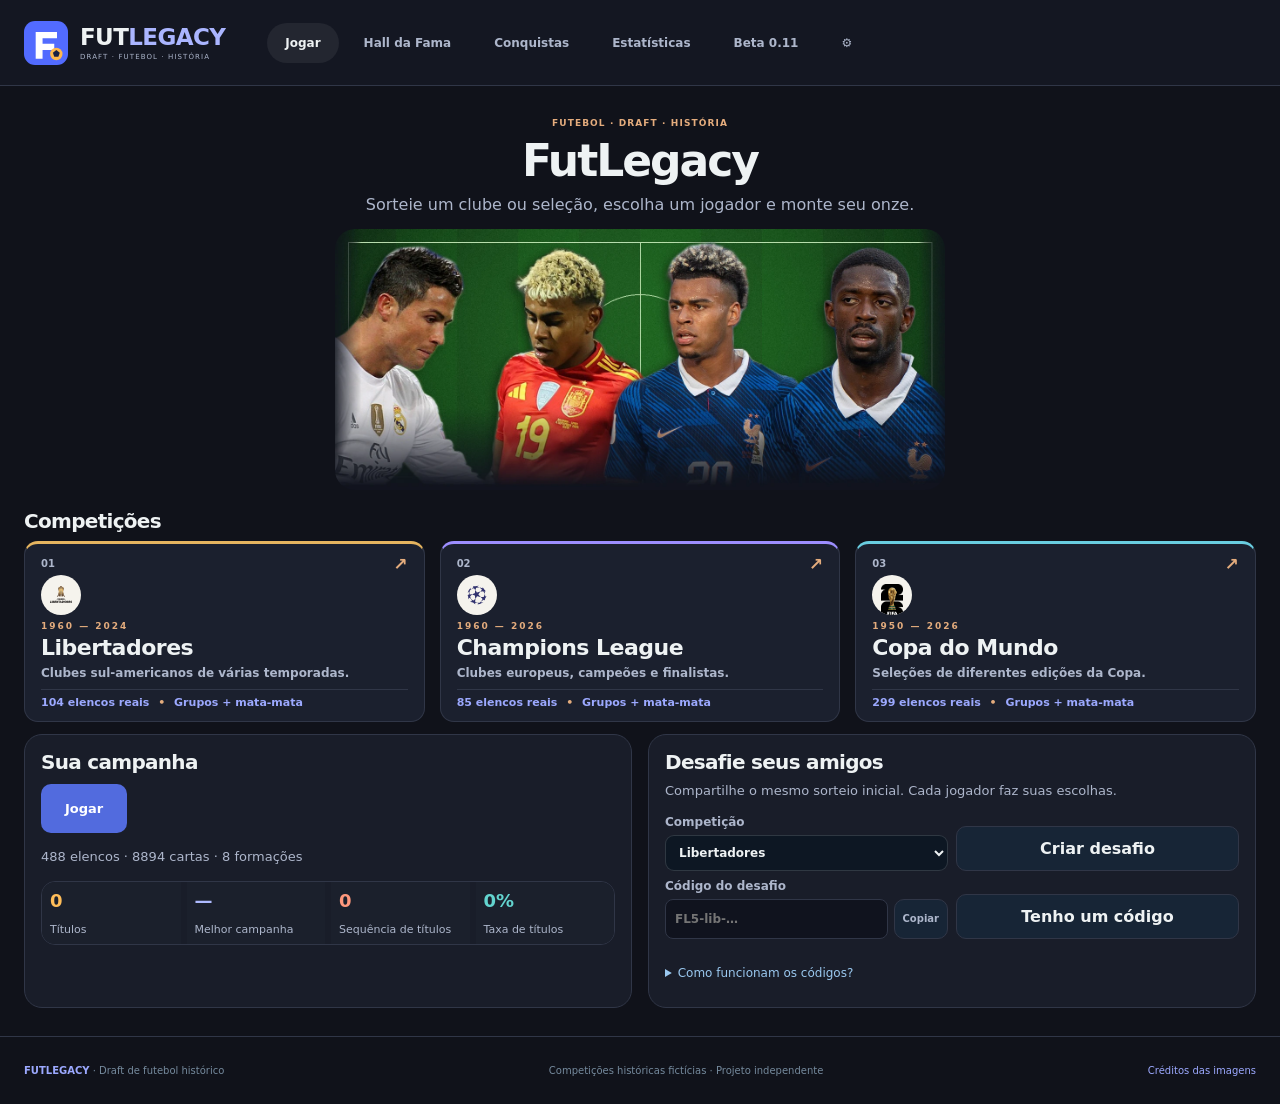
<file: index.html>
<!doctype html><html lang="pt-BR"><head><meta charset="utf-8"><meta name="viewport" content="width=device-width,initial-scale=1"><meta name="theme-color" content="#060a12"><title>FutLegacy — Draft de futebol</title><link rel="stylesheet" href="css/identity.css?v=24"><link rel="stylesheet" href="css/beta.css?v=24"><link rel="stylesheet" href="css/refinement.css?v=24"><link rel="stylesheet" href="css/polish.css?v=24">
<link rel="stylesheet" href="css/match-report.css?v=24"><link rel="stylesheet" href="css/compact.css?v=24"></head><body><header><a href="#" id="home"><img class="brand-symbol" src="assets/logos/futlegacy.svg" alt=""><span class="wordmark">FUT<b>LEGACY</b><small>DRAFT · FUTEBOL · HISTÓRIA</small></span></a><nav aria-label="Navegação principal"><button data-view="menu">Jogar</button><button data-view="hall">Hall da Fama</button><button data-view="achievements">Conquistas</button><button data-view="stats">Estatísticas</button><button data-view="updates">Beta 0.11</button><button data-view="settings" aria-label="Configurações">⚙</button></nav><span class="header-tag"><i></i> BETA 0.11</span></header><main id="app"></main><footer><span><b>FUTLEGACY</b> · Draft de futebol histórico</span><span>Competições históricas fictícias · Projeto independente</span><a href="docs/CREDITOS.html">Créditos das imagens</a></footer><script src="js/core.js?v=24"></script><script src="js/formations.js?v=24"></script><script src="js/draft.js?v=24"></script><script src="js/storage.js?v=24"></script><script src="js/catalogue/lib.js?v=24"></script><script src="js/catalogue/ucl.js?v=24"></script><script src="js/catalogue/wc.js?v=24"></script><script src="js/catalogue/legacy.js?v=24"></script><script src="js/match-rules.js?v=24"></script><script src="js/match-engine.js?v=24"></script><script src="js/competitions.js?v=24"></script><script src="js/match-view.js?v=24"></script><script src="js/badges.js?v=24"></script><script src="js/campaign-summary.js?v=24"></script><script src="js/match-report.js?v=24"></script><script src="js/app.js?v=24"></script><script src="js/portraits.js?v=24"></script><script src="js/updates.js?v=24"></script>
<script src="js/beta.js?v=24"></script><script src="js/refinement.js?v=24"></script><script src="js/recap-ui.js?v=24"></script></body></html>
</file>
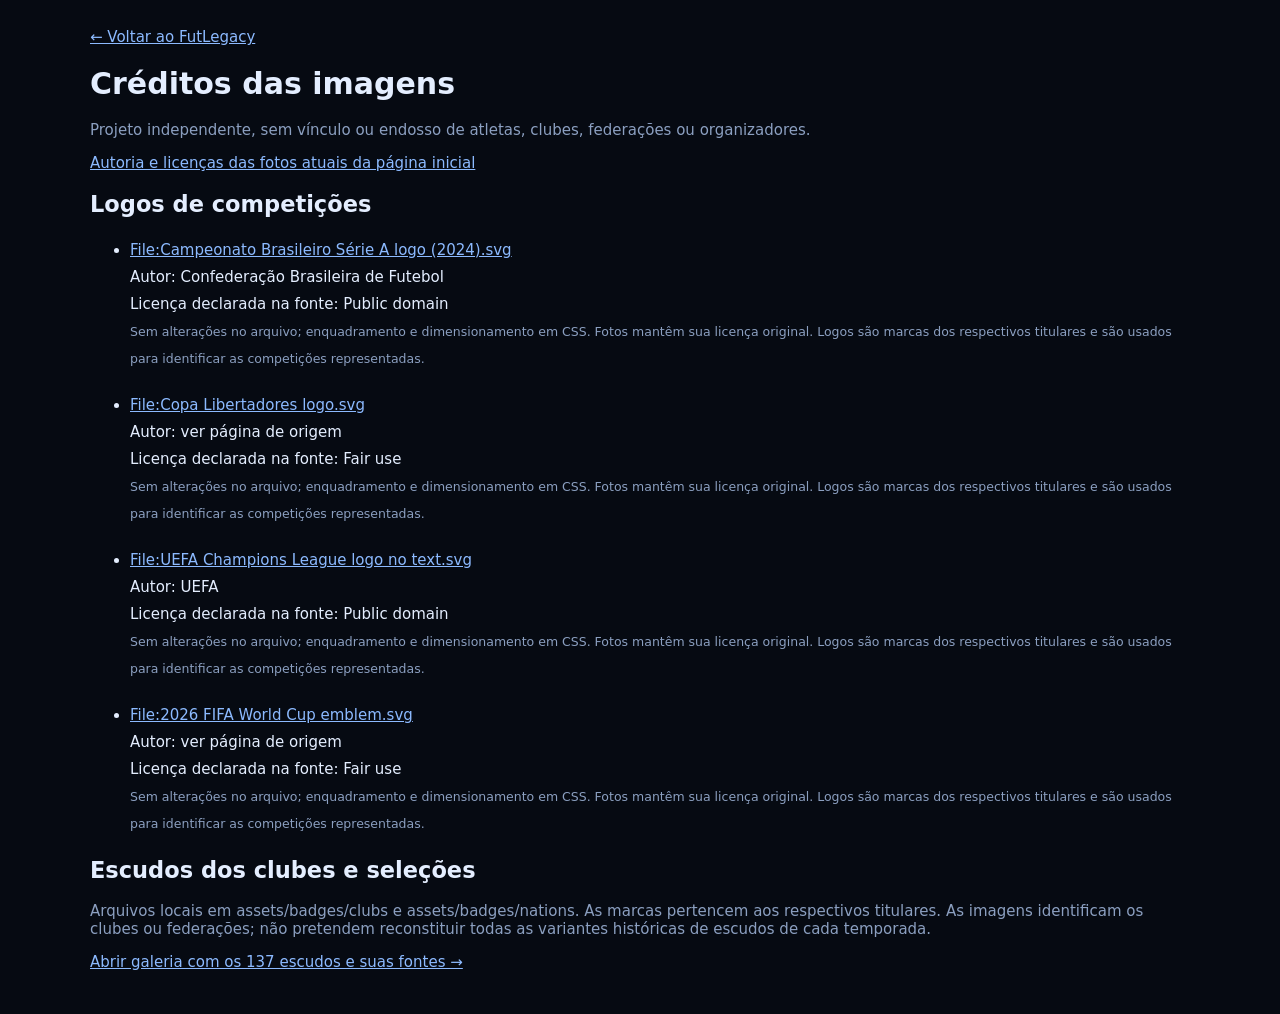
<file: docs/CREDITOS.html>
<!doctype html><html lang="pt-BR"><meta charset="utf-8"><meta name="viewport" content="width=device-width,initial-scale=1"><title>Créditos — FutLegacy</title><style>body{background:#060a12;color:#e4eeff;font:15px system-ui;max-width:1100px;margin:auto;padding:28px 18px}a{color:#8cbaff}p,small{color:#8b9fc0}.gallery{display:grid;grid-template-columns:repeat(auto-fit,minmax(140px,1fr));gap:12px}.gallery figure{margin:0;padding:17px;background:#111d30;border:1px solid #2d4364;border-radius:8px;text-align:center}.gallery img{display:block;width:65px;height:65px;object-fit:contain;background:#fff;padding:6px;box-sizing:border-box;border-radius:6px;margin:0 auto 12px}.gallery figcaption{font-size:12px;line-height:1.7}.gallery a{font-size:9px}li{line-height:1.8;margin:20px 0}</style><a href="../index.html">← Voltar ao FutLegacy</a><h1>Créditos das imagens</h1><p>Projeto independente, sem vínculo ou endosso de atletas, clubes, federações ou organizadores.</p><p><a href="PHOTO-CREDITS.html">Autoria e licenças das fotos atuais da página inicial</a></p><h2>Logos de competições</h2><ul><li><a href="https://commons.wikimedia.org/wiki/File:Campeonato_Brasileiro_S%C3%A9rie_A_logo_(2024%E2%80%932026).svg">File:Campeonato Brasileiro Série A logo (2024).svg</a><br>Autor: Confederação Brasileira de Futebol<br>Licença declarada na fonte: Public domain<br><small>Sem alterações no arquivo; enquadramento e dimensionamento em CSS. Fotos mantêm sua licença original. Logos são marcas dos respectivos titulares e são usados para identificar as competições representadas.</small></li><li><a href="https://en.wikipedia.org/wiki/File:Copa_Libertadores_logo.svg">File:Copa Libertadores logo.svg</a><br>Autor: ver página de origem<br>Licença declarada na fonte: Fair use<br><small>Sem alterações no arquivo; enquadramento e dimensionamento em CSS. Fotos mantêm sua licença original. Logos são marcas dos respectivos titulares e são usados para identificar as competições representadas.</small></li><li><a href="https://commons.wikimedia.org/wiki/File:UEFA_Champions_League_logo_no_text.svg">File:UEFA Champions League logo no text.svg</a><br>Autor: UEFA<br>Licença declarada na fonte: Public domain<br><small>Sem alterações no arquivo; enquadramento e dimensionamento em CSS. Fotos mantêm sua licença original. Logos são marcas dos respectivos titulares e são usados para identificar as competições representadas.</small></li><li><a href="https://en.wikipedia.org/wiki/File:2026_FIFA_World_Cup_emblem.svg">File:2026 FIFA World Cup emblem.svg</a><br>Autor: ver página de origem<br>Licença declarada na fonte: Fair use<br><small>Sem alterações no arquivo; enquadramento e dimensionamento em CSS. Fotos mantêm sua licença original. Logos são marcas dos respectivos titulares e são usados para identificar as competições representadas.</small></li></ul><h2>Escudos dos clubes e seleções</h2><p>Arquivos locais em assets/badges/clubs e assets/badges/nations. As marcas pertencem aos respectivos titulares. As imagens identificam os clubes ou federações; não pretendem reconstituir todas as variantes históricas de escudos de cada temporada.</p><p><a href="ESCUDOS.html">Abrir galeria com os 137 escudos e suas fontes →</a></p>
</file>
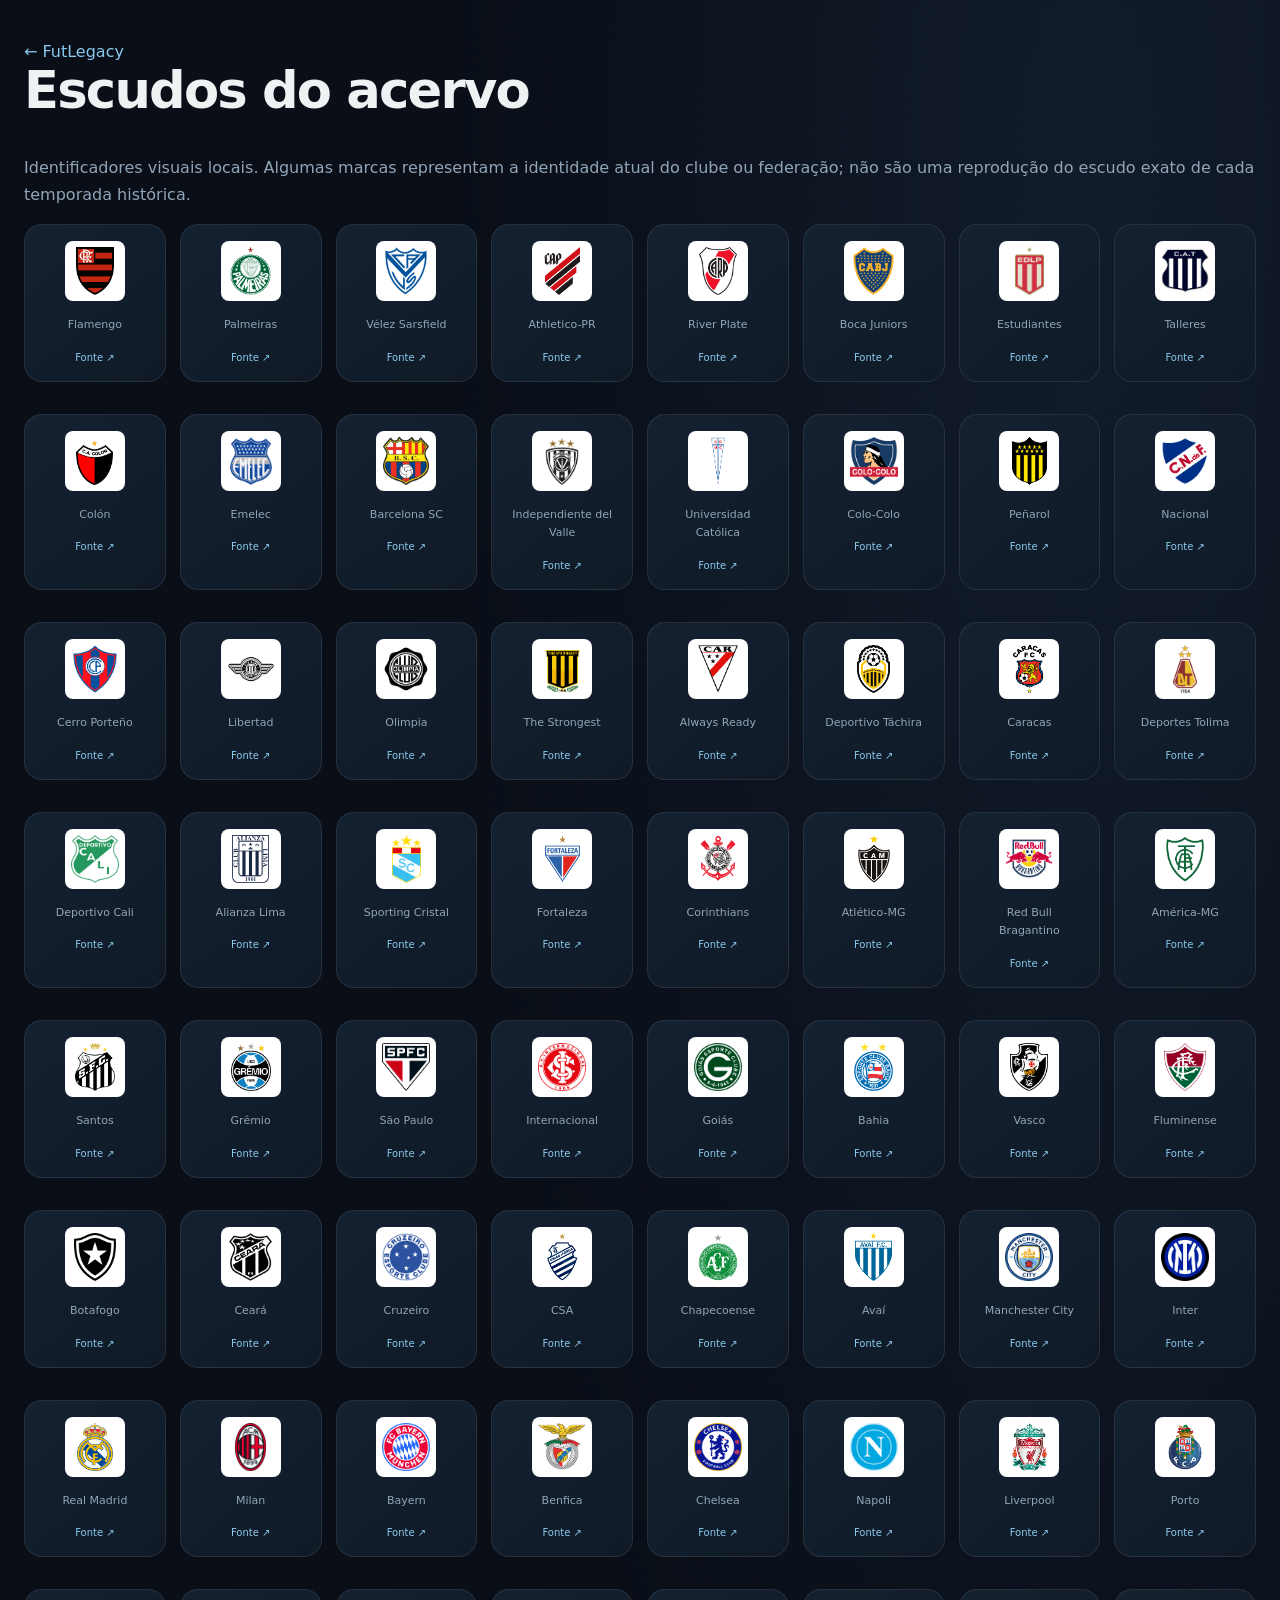
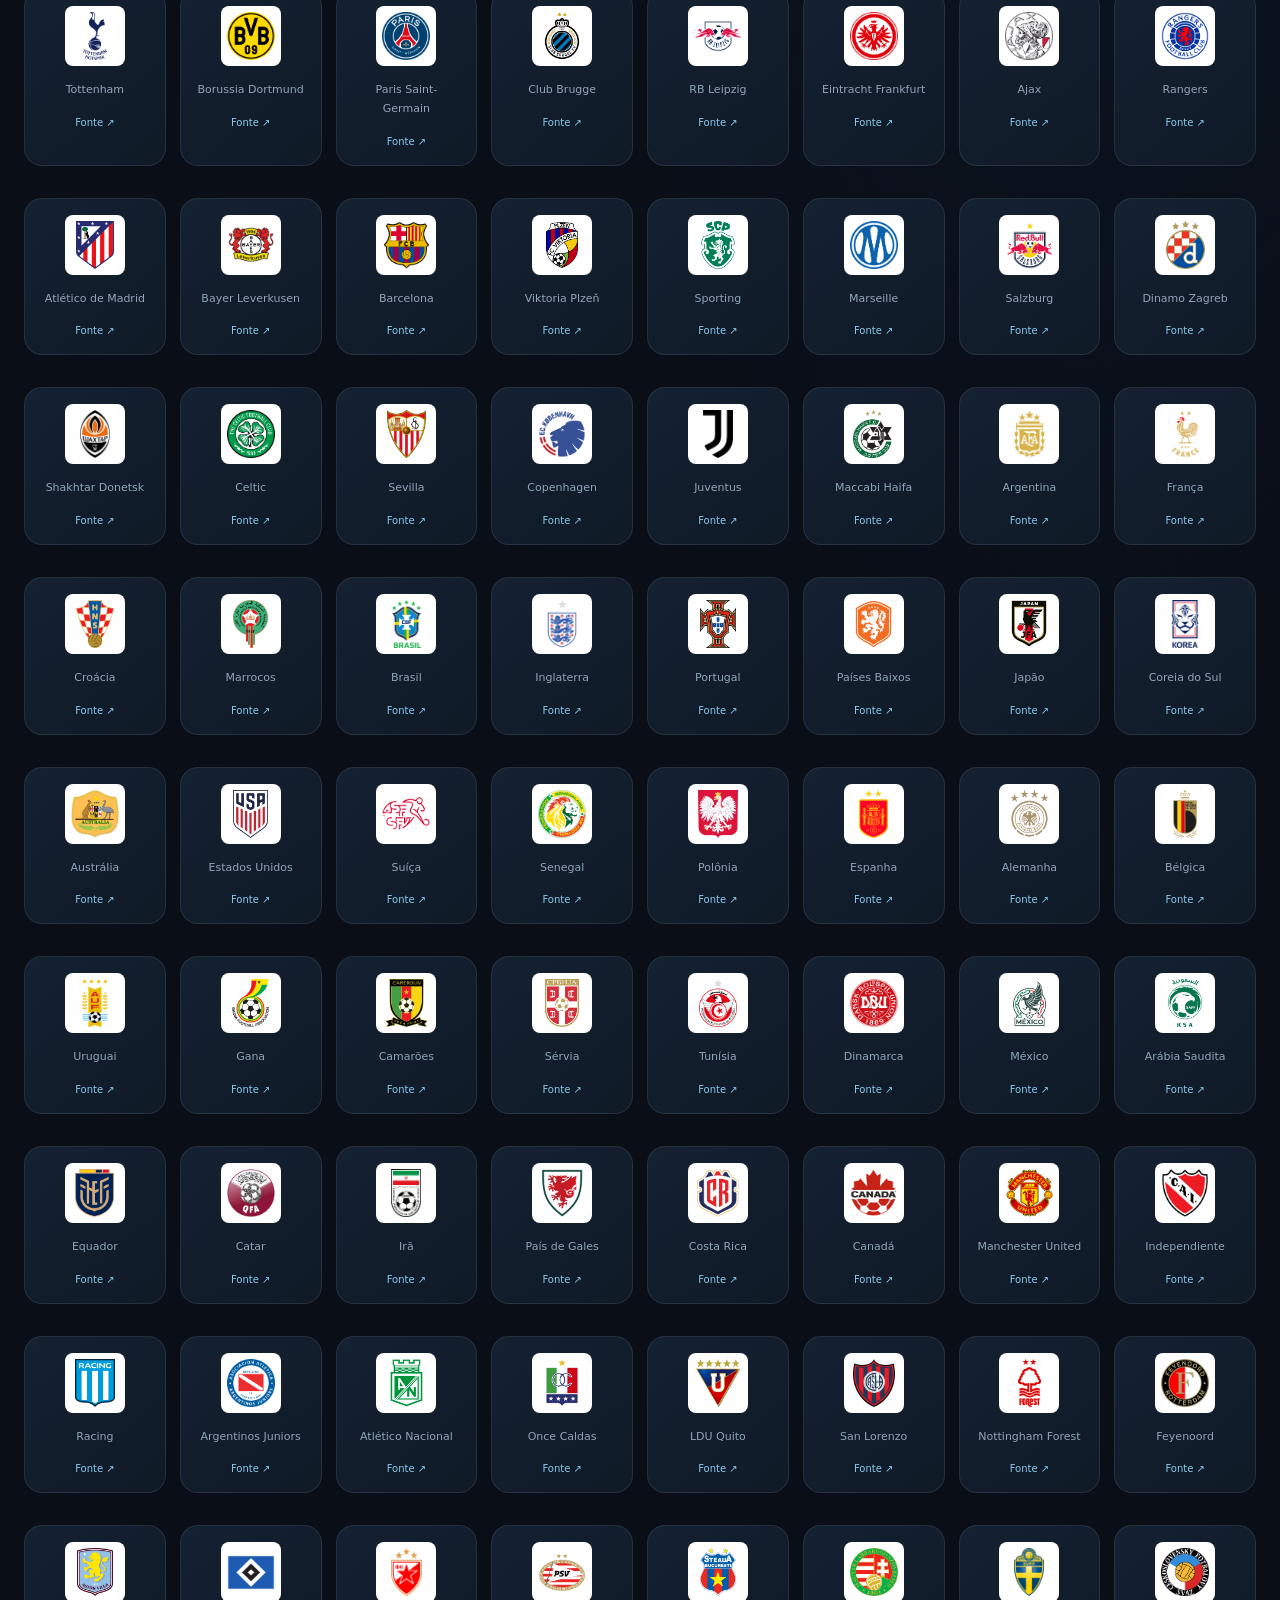
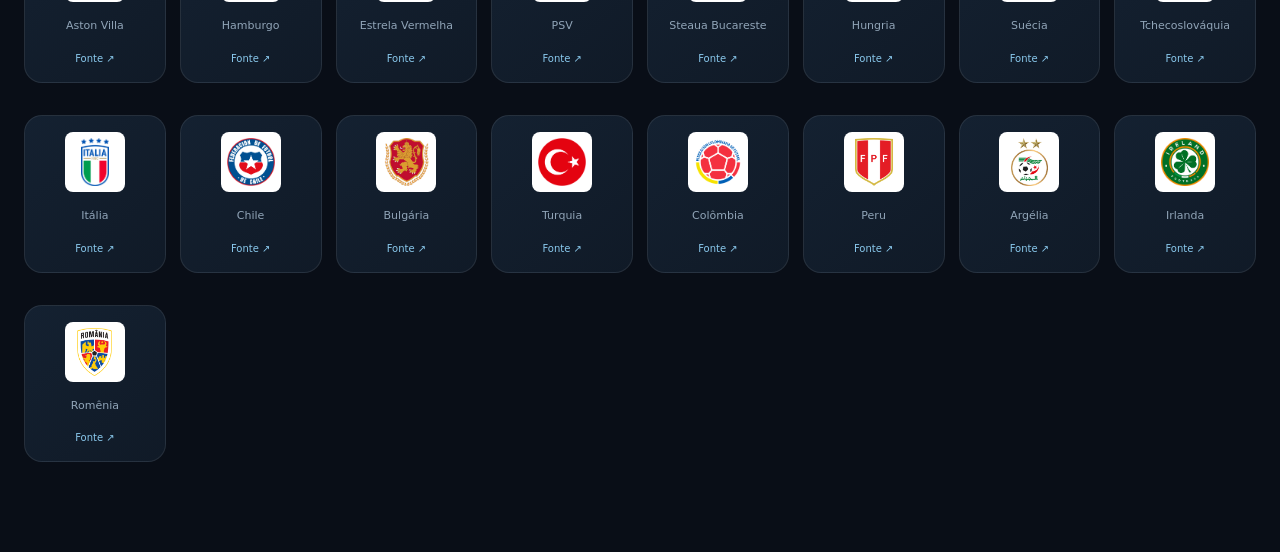
<file: docs/ESCUDOS.html>
<!doctype html><html lang="pt-BR"><meta charset="utf-8"><meta name="viewport" content="width=device-width,initial-scale=1"><title>Escudos — FutLegacy</title><link rel="stylesheet" href="../css/identity.css"><main><a href="../">← FutLegacy</a><h1>Escudos do acervo</h1><p>Identificadores visuais locais. Algumas marcas representam a identidade atual do clube ou federação; não são uma reprodução do escudo exato de cada temporada histórica.</p><section style="display:grid;grid-template-columns:repeat(auto-fit,minmax(125px,1fr));gap:14px"><article class="panel" style="text-align:center;padding:16px"><img width="60" height="60" style="object-fit:contain;background:white;border-radius:8px;padding:6px" src="../assets/badges/clubs/flamengo.png" alt="Flamengo"><p style="font-size:11px">Flamengo</p><a style="font-size:10px" href="https://en.wikipedia.org/wiki/CR%20Flamengo">Fonte ↗</a></article><article class="panel" style="text-align:center;padding:16px"><img width="60" height="60" style="object-fit:contain;background:white;border-radius:8px;padding:6px" src="../assets/badges/clubs/palmeiras.png" alt="Palmeiras"><p style="font-size:11px">Palmeiras</p><a style="font-size:10px" href="https://en.wikipedia.org/wiki/SE%20Palmeiras">Fonte ↗</a></article><article class="panel" style="text-align:center;padding:16px"><img width="60" height="60" style="object-fit:contain;background:white;border-radius:8px;padding:6px" src="../assets/badges/clubs/velez-sarsfield.png" alt="Vélez Sarsfield"><p style="font-size:11px">Vélez Sarsfield</p><a style="font-size:10px" href="https://en.wikipedia.org/wiki/Club%20Atl%C3%A9tico%20V%C3%A9lez%20Sarsfield">Fonte ↗</a></article><article class="panel" style="text-align:center;padding:16px"><img width="60" height="60" style="object-fit:contain;background:white;border-radius:8px;padding:6px" src="../assets/badges/clubs/athletico-pr.png" alt="Athletico-PR"><p style="font-size:11px">Athletico-PR</p><a style="font-size:10px" href="https://en.wikipedia.org/wiki/Club%20Athletico%20Paranaense">Fonte ↗</a></article><article class="panel" style="text-align:center;padding:16px"><img width="60" height="60" style="object-fit:contain;background:white;border-radius:8px;padding:6px" src="../assets/badges/clubs/river-plate.png" alt="River Plate"><p style="font-size:11px">River Plate</p><a style="font-size:10px" href="https://en.wikipedia.org/wiki/Club%20Atl%C3%A9tico%20River%20Plate">Fonte ↗</a></article><article class="panel" style="text-align:center;padding:16px"><img width="60" height="60" style="object-fit:contain;background:white;border-radius:8px;padding:6px" src="../assets/badges/clubs/boca-juniors.png" alt="Boca Juniors"><p style="font-size:11px">Boca Juniors</p><a style="font-size:10px" href="https://en.wikipedia.org/wiki/Boca%20Juniors">Fonte ↗</a></article><article class="panel" style="text-align:center;padding:16px"><img width="60" height="60" style="object-fit:contain;background:white;border-radius:8px;padding:6px" src="../assets/badges/clubs/estudiantes.png" alt="Estudiantes"><p style="font-size:11px">Estudiantes</p><a style="font-size:10px" href="https://en.wikipedia.org/wiki/Estudiantes%20de%20La%20Plata">Fonte ↗</a></article><article class="panel" style="text-align:center;padding:16px"><img width="60" height="60" style="object-fit:contain;background:white;border-radius:8px;padding:6px" src="../assets/badges/clubs/talleres.png" alt="Talleres"><p style="font-size:11px">Talleres</p><a style="font-size:10px" href="https://en.wikipedia.org/wiki/Talleres%20de%20C%C3%B3rdoba">Fonte ↗</a></article><article class="panel" style="text-align:center;padding:16px"><img width="60" height="60" style="object-fit:contain;background:white;border-radius:8px;padding:6px" src="../assets/badges/clubs/colon.png" alt="Colón"><p style="font-size:11px">Colón</p><a style="font-size:10px" href="https://en.wikipedia.org/wiki/Club%20Atl%C3%A9tico%20Col%C3%B3n">Fonte ↗</a></article><article class="panel" style="text-align:center;padding:16px"><img width="60" height="60" style="object-fit:contain;background:white;border-radius:8px;padding:6px" src="../assets/badges/clubs/emelec.png" alt="Emelec"><p style="font-size:11px">Emelec</p><a style="font-size:10px" href="https://en.wikipedia.org/wiki/Club%20Sport%20Emelec">Fonte ↗</a></article><article class="panel" style="text-align:center;padding:16px"><img width="60" height="60" style="object-fit:contain;background:white;border-radius:8px;padding:6px" src="../assets/badges/clubs/barcelona-sc.png" alt="Barcelona SC"><p style="font-size:11px">Barcelona SC</p><a style="font-size:10px" href="https://en.wikipedia.org/wiki/Barcelona%20S.C.">Fonte ↗</a></article><article class="panel" style="text-align:center;padding:16px"><img width="60" height="60" style="object-fit:contain;background:white;border-radius:8px;padding:6px" src="../assets/badges/clubs/independiente-del-valle.png" alt="Independiente del Valle"><p style="font-size:11px">Independiente del Valle</p><a style="font-size:10px" href="https://en.wikipedia.org/wiki/Independiente%20del%20Valle">Fonte ↗</a></article><article class="panel" style="text-align:center;padding:16px"><img width="60" height="60" style="object-fit:contain;background:white;border-radius:8px;padding:6px" src="../assets/badges/clubs/universidad-catolica.png" alt="Universidad Católica"><p style="font-size:11px">Universidad Católica</p><a style="font-size:10px" href="https://en.wikipedia.org/wiki/Club%20Deportivo%20Universidad%20Cat%C3%B3lica">Fonte ↗</a></article><article class="panel" style="text-align:center;padding:16px"><img width="60" height="60" style="object-fit:contain;background:white;border-radius:8px;padding:6px" src="../assets/badges/clubs/colo-colo.png" alt="Colo-Colo"><p style="font-size:11px">Colo-Colo</p><a style="font-size:10px" href="https://en.wikipedia.org/wiki/Colo-Colo">Fonte ↗</a></article><article class="panel" style="text-align:center;padding:16px"><img width="60" height="60" style="object-fit:contain;background:white;border-radius:8px;padding:6px" src="../assets/badges/clubs/penarol.png" alt="Peñarol"><p style="font-size:11px">Peñarol</p><a style="font-size:10px" href="https://en.wikipedia.org/wiki/Pe%C3%B1arol">Fonte ↗</a></article><article class="panel" style="text-align:center;padding:16px"><img width="60" height="60" style="object-fit:contain;background:white;border-radius:8px;padding:6px" src="../assets/badges/clubs/nacional.png" alt="Nacional"><p style="font-size:11px">Nacional</p><a style="font-size:10px" href="https://en.wikipedia.org/wiki/Club%20Nacional%20de%20Football">Fonte ↗</a></article><article class="panel" style="text-align:center;padding:16px"><img width="60" height="60" style="object-fit:contain;background:white;border-radius:8px;padding:6px" src="../assets/badges/clubs/cerro-porteno.png" alt="Cerro Porteño"><p style="font-size:11px">Cerro Porteño</p><a style="font-size:10px" href="https://en.wikipedia.org/wiki/Cerro%20Porte%C3%B1o">Fonte ↗</a></article><article class="panel" style="text-align:center;padding:16px"><img width="60" height="60" style="object-fit:contain;background:white;border-radius:8px;padding:6px" src="../assets/badges/clubs/libertad.png" alt="Libertad"><p style="font-size:11px">Libertad</p><a style="font-size:10px" href="https://en.wikipedia.org/wiki/Club%20Libertad">Fonte ↗</a></article><article class="panel" style="text-align:center;padding:16px"><img width="60" height="60" style="object-fit:contain;background:white;border-radius:8px;padding:6px" src="../assets/badges/clubs/olimpia.png" alt="Olimpia"><p style="font-size:11px">Olimpia</p><a style="font-size:10px" href="https://en.wikipedia.org/wiki/Club%20Olimpia">Fonte ↗</a></article><article class="panel" style="text-align:center;padding:16px"><img width="60" height="60" style="object-fit:contain;background:white;border-radius:8px;padding:6px" src="../assets/badges/clubs/the-strongest.png" alt="The Strongest"><p style="font-size:11px">The Strongest</p><a style="font-size:10px" href="https://en.wikipedia.org/wiki/The%20Strongest">Fonte ↗</a></article><article class="panel" style="text-align:center;padding:16px"><img width="60" height="60" style="object-fit:contain;background:white;border-radius:8px;padding:6px" src="../assets/badges/clubs/always-ready.png" alt="Always Ready"><p style="font-size:11px">Always Ready</p><a style="font-size:10px" href="https://en.wikipedia.org/wiki/Club%20Always%20Ready">Fonte ↗</a></article><article class="panel" style="text-align:center;padding:16px"><img width="60" height="60" style="object-fit:contain;background:white;border-radius:8px;padding:6px" src="../assets/badges/clubs/deportivo-tachira.png" alt="Deportivo Táchira"><p style="font-size:11px">Deportivo Táchira</p><a style="font-size:10px" href="https://en.wikipedia.org/wiki/Deportivo%20T%C3%A1chira%20F.C.">Fonte ↗</a></article><article class="panel" style="text-align:center;padding:16px"><img width="60" height="60" style="object-fit:contain;background:white;border-radius:8px;padding:6px" src="../assets/badges/clubs/caracas.png" alt="Caracas"><p style="font-size:11px">Caracas</p><a style="font-size:10px" href="https://en.wikipedia.org/wiki/Caracas%20F.C.">Fonte ↗</a></article><article class="panel" style="text-align:center;padding:16px"><img width="60" height="60" style="object-fit:contain;background:white;border-radius:8px;padding:6px" src="../assets/badges/clubs/deportes-tolima.png" alt="Deportes Tolima"><p style="font-size:11px">Deportes Tolima</p><a style="font-size:10px" href="https://en.wikipedia.org/wiki/Deportes%20Tolima">Fonte ↗</a></article><article class="panel" style="text-align:center;padding:16px"><img width="60" height="60" style="object-fit:contain;background:white;border-radius:8px;padding:6px" src="../assets/badges/clubs/deportivo-cali.png" alt="Deportivo Cali"><p style="font-size:11px">Deportivo Cali</p><a style="font-size:10px" href="https://en.wikipedia.org/wiki/Deportivo%20Cali">Fonte ↗</a></article><article class="panel" style="text-align:center;padding:16px"><img width="60" height="60" style="object-fit:contain;background:white;border-radius:8px;padding:6px" src="../assets/badges/clubs/alianza-lima.png" alt="Alianza Lima"><p style="font-size:11px">Alianza Lima</p><a style="font-size:10px" href="https://en.wikipedia.org/wiki/Alianza%20Lima">Fonte ↗</a></article><article class="panel" style="text-align:center;padding:16px"><img width="60" height="60" style="object-fit:contain;background:white;border-radius:8px;padding:6px" src="../assets/badges/clubs/sporting-cristal.png" alt="Sporting Cristal"><p style="font-size:11px">Sporting Cristal</p><a style="font-size:10px" href="https://en.wikipedia.org/wiki/Sporting%20Cristal">Fonte ↗</a></article><article class="panel" style="text-align:center;padding:16px"><img width="60" height="60" style="object-fit:contain;background:white;border-radius:8px;padding:6px" src="../assets/badges/clubs/fortaleza.png" alt="Fortaleza"><p style="font-size:11px">Fortaleza</p><a style="font-size:10px" href="https://en.wikipedia.org/wiki/Fortaleza%20Esporte%20Clube">Fonte ↗</a></article><article class="panel" style="text-align:center;padding:16px"><img width="60" height="60" style="object-fit:contain;background:white;border-radius:8px;padding:6px" src="../assets/badges/clubs/corinthians.png" alt="Corinthians"><p style="font-size:11px">Corinthians</p><a style="font-size:10px" href="https://en.wikipedia.org/wiki/SC%20Corinthians%20Paulista">Fonte ↗</a></article><article class="panel" style="text-align:center;padding:16px"><img width="60" height="60" style="object-fit:contain;background:white;border-radius:8px;padding:6px" src="../assets/badges/clubs/atletico-mg.png" alt="Atlético-MG"><p style="font-size:11px">Atlético-MG</p><a style="font-size:10px" href="https://en.wikipedia.org/wiki/Clube%20Atl%C3%A9tico%20Mineiro">Fonte ↗</a></article><article class="panel" style="text-align:center;padding:16px"><img width="60" height="60" style="object-fit:contain;background:white;border-radius:8px;padding:6px" src="../assets/badges/clubs/red-bull-bragantino.png" alt="Red Bull Bragantino"><p style="font-size:11px">Red Bull Bragantino</p><a style="font-size:10px" href="https://en.wikipedia.org/wiki/Red%20Bull%20Bragantino">Fonte ↗</a></article><article class="panel" style="text-align:center;padding:16px"><img width="60" height="60" style="object-fit:contain;background:white;border-radius:8px;padding:6px" src="../assets/badges/clubs/america-mg.png" alt="América-MG"><p style="font-size:11px">América-MG</p><a style="font-size:10px" href="https://en.wikipedia.org/wiki/Am%C3%A9rica%20Futebol%20Clube%20%28MG%29">Fonte ↗</a></article><article class="panel" style="text-align:center;padding:16px"><img width="60" height="60" style="object-fit:contain;background:white;border-radius:8px;padding:6px" src="../assets/badges/clubs/santos.png" alt="Santos"><p style="font-size:11px">Santos</p><a style="font-size:10px" href="https://en.wikipedia.org/wiki/Santos%20FC">Fonte ↗</a></article><article class="panel" style="text-align:center;padding:16px"><img width="60" height="60" style="object-fit:contain;background:white;border-radius:8px;padding:6px" src="../assets/badges/clubs/gremio.png" alt="Grêmio"><p style="font-size:11px">Grêmio</p><a style="font-size:10px" href="https://en.wikipedia.org/wiki/Gr%C3%AAmio%20FBPA">Fonte ↗</a></article><article class="panel" style="text-align:center;padding:16px"><img width="60" height="60" style="object-fit:contain;background:white;border-radius:8px;padding:6px" src="../assets/badges/clubs/sao-paulo.png" alt="São Paulo"><p style="font-size:11px">São Paulo</p><a style="font-size:10px" href="https://en.wikipedia.org/wiki/S%C3%A3o%20Paulo%20FC">Fonte ↗</a></article><article class="panel" style="text-align:center;padding:16px"><img width="60" height="60" style="object-fit:contain;background:white;border-radius:8px;padding:6px" src="../assets/badges/clubs/internacional.png" alt="Internacional"><p style="font-size:11px">Internacional</p><a style="font-size:10px" href="https://en.wikipedia.org/wiki/SC%20Internacional">Fonte ↗</a></article><article class="panel" style="text-align:center;padding:16px"><img width="60" height="60" style="object-fit:contain;background:white;border-radius:8px;padding:6px" src="../assets/badges/clubs/goias.png" alt="Goiás"><p style="font-size:11px">Goiás</p><a style="font-size:10px" href="https://en.wikipedia.org/wiki/Goi%C3%A1s%20Esporte%20Clube">Fonte ↗</a></article><article class="panel" style="text-align:center;padding:16px"><img width="60" height="60" style="object-fit:contain;background:white;border-radius:8px;padding:6px" src="../assets/badges/clubs/bahia.png" alt="Bahia"><p style="font-size:11px">Bahia</p><a style="font-size:10px" href="https://en.wikipedia.org/wiki/Esporte%20Clube%20Bahia">Fonte ↗</a></article><article class="panel" style="text-align:center;padding:16px"><img width="60" height="60" style="object-fit:contain;background:white;border-radius:8px;padding:6px" src="../assets/badges/clubs/vasco.png" alt="Vasco"><p style="font-size:11px">Vasco</p><a style="font-size:10px" href="https://en.wikipedia.org/wiki/CR%20Vasco%20da%20Gama">Fonte ↗</a></article><article class="panel" style="text-align:center;padding:16px"><img width="60" height="60" style="object-fit:contain;background:white;border-radius:8px;padding:6px" src="../assets/badges/clubs/fluminense.png" alt="Fluminense"><p style="font-size:11px">Fluminense</p><a style="font-size:10px" href="https://en.wikipedia.org/wiki/Fluminense%20FC">Fonte ↗</a></article><article class="panel" style="text-align:center;padding:16px"><img width="60" height="60" style="object-fit:contain;background:white;border-radius:8px;padding:6px" src="../assets/badges/clubs/botafogo.png" alt="Botafogo"><p style="font-size:11px">Botafogo</p><a style="font-size:10px" href="https://en.wikipedia.org/wiki/Botafogo%20FR">Fonte ↗</a></article><article class="panel" style="text-align:center;padding:16px"><img width="60" height="60" style="object-fit:contain;background:white;border-radius:8px;padding:6px" src="../assets/badges/clubs/ceara.png" alt="Ceará"><p style="font-size:11px">Ceará</p><a style="font-size:10px" href="https://en.wikipedia.org/wiki/Cear%C3%A1%20Sporting%20Club">Fonte ↗</a></article><article class="panel" style="text-align:center;padding:16px"><img width="60" height="60" style="object-fit:contain;background:white;border-radius:8px;padding:6px" src="../assets/badges/clubs/cruzeiro.png" alt="Cruzeiro"><p style="font-size:11px">Cruzeiro</p><a style="font-size:10px" href="https://en.wikipedia.org/wiki/Cruzeiro%20EC">Fonte ↗</a></article><article class="panel" style="text-align:center;padding:16px"><img width="60" height="60" style="object-fit:contain;background:white;border-radius:8px;padding:6px" src="../assets/badges/clubs/csa.png" alt="CSA"><p style="font-size:11px">CSA</p><a style="font-size:10px" href="https://en.wikipedia.org/wiki/Centro%20Sportivo%20Alagoano">Fonte ↗</a></article><article class="panel" style="text-align:center;padding:16px"><img width="60" height="60" style="object-fit:contain;background:white;border-radius:8px;padding:6px" src="../assets/badges/clubs/chapecoense.png" alt="Chapecoense"><p style="font-size:11px">Chapecoense</p><a style="font-size:10px" href="https://en.wikipedia.org/wiki/Associa%C3%A7%C3%A3o%20Chapecoense%20de%20Futebol">Fonte ↗</a></article><article class="panel" style="text-align:center;padding:16px"><img width="60" height="60" style="object-fit:contain;background:white;border-radius:8px;padding:6px" src="../assets/badges/clubs/avai.png" alt="Avaí"><p style="font-size:11px">Avaí</p><a style="font-size:10px" href="https://en.wikipedia.org/wiki/Ava%C3%AD%20FC">Fonte ↗</a></article><article class="panel" style="text-align:center;padding:16px"><img width="60" height="60" style="object-fit:contain;background:white;border-radius:8px;padding:6px" src="../assets/badges/clubs/manchester-city.png" alt="Manchester City"><p style="font-size:11px">Manchester City</p><a style="font-size:10px" href="https://en.wikipedia.org/wiki/Manchester%20City%20F.C.">Fonte ↗</a></article><article class="panel" style="text-align:center;padding:16px"><img width="60" height="60" style="object-fit:contain;background:white;border-radius:8px;padding:6px" src="../assets/badges/clubs/inter.png" alt="Inter"><p style="font-size:11px">Inter</p><a style="font-size:10px" href="https://en.wikipedia.org/wiki/Inter%20Milan">Fonte ↗</a></article><article class="panel" style="text-align:center;padding:16px"><img width="60" height="60" style="object-fit:contain;background:white;border-radius:8px;padding:6px" src="../assets/badges/clubs/real-madrid.png" alt="Real Madrid"><p style="font-size:11px">Real Madrid</p><a style="font-size:10px" href="https://en.wikipedia.org/wiki/Real%20Madrid%20CF">Fonte ↗</a></article><article class="panel" style="text-align:center;padding:16px"><img width="60" height="60" style="object-fit:contain;background:white;border-radius:8px;padding:6px" src="../assets/badges/clubs/milan.png" alt="Milan"><p style="font-size:11px">Milan</p><a style="font-size:10px" href="https://en.wikipedia.org/wiki/AC%20Milan">Fonte ↗</a></article><article class="panel" style="text-align:center;padding:16px"><img width="60" height="60" style="object-fit:contain;background:white;border-radius:8px;padding:6px" src="../assets/badges/clubs/bayern.png" alt="Bayern"><p style="font-size:11px">Bayern</p><a style="font-size:10px" href="https://en.wikipedia.org/wiki/FC%20Bayern%20Munich">Fonte ↗</a></article><article class="panel" style="text-align:center;padding:16px"><img width="60" height="60" style="object-fit:contain;background:white;border-radius:8px;padding:6px" src="../assets/badges/clubs/benfica.png" alt="Benfica"><p style="font-size:11px">Benfica</p><a style="font-size:10px" href="https://en.wikipedia.org/wiki/S.L.%20Benfica">Fonte ↗</a></article><article class="panel" style="text-align:center;padding:16px"><img width="60" height="60" style="object-fit:contain;background:white;border-radius:8px;padding:6px" src="../assets/badges/clubs/chelsea.png" alt="Chelsea"><p style="font-size:11px">Chelsea</p><a style="font-size:10px" href="https://en.wikipedia.org/wiki/Chelsea%20F.C.">Fonte ↗</a></article><article class="panel" style="text-align:center;padding:16px"><img width="60" height="60" style="object-fit:contain;background:white;border-radius:8px;padding:6px" src="../assets/badges/clubs/napoli.png" alt="Napoli"><p style="font-size:11px">Napoli</p><a style="font-size:10px" href="https://en.wikipedia.org/wiki/SSC%20Napoli">Fonte ↗</a></article><article class="panel" style="text-align:center;padding:16px"><img width="60" height="60" style="object-fit:contain;background:white;border-radius:8px;padding:6px" src="../assets/badges/clubs/liverpool.png" alt="Liverpool"><p style="font-size:11px">Liverpool</p><a style="font-size:10px" href="https://en.wikipedia.org/wiki/Liverpool%20F.C.">Fonte ↗</a></article><article class="panel" style="text-align:center;padding:16px"><img width="60" height="60" style="object-fit:contain;background:white;border-radius:8px;padding:6px" src="../assets/badges/clubs/porto.png" alt="Porto"><p style="font-size:11px">Porto</p><a style="font-size:10px" href="https://en.wikipedia.org/wiki/FC%20Porto">Fonte ↗</a></article><article class="panel" style="text-align:center;padding:16px"><img width="60" height="60" style="object-fit:contain;background:white;border-radius:8px;padding:6px" src="../assets/badges/clubs/tottenham.png" alt="Tottenham"><p style="font-size:11px">Tottenham</p><a style="font-size:10px" href="https://en.wikipedia.org/wiki/Tottenham%20Hotspur%20F.C.">Fonte ↗</a></article><article class="panel" style="text-align:center;padding:16px"><img width="60" height="60" style="object-fit:contain;background:white;border-radius:8px;padding:6px" src="../assets/badges/clubs/borussia-dortmund.png" alt="Borussia Dortmund"><p style="font-size:11px">Borussia Dortmund</p><a style="font-size:10px" href="https://en.wikipedia.org/wiki/Borussia%20Dortmund">Fonte ↗</a></article><article class="panel" style="text-align:center;padding:16px"><img width="60" height="60" style="object-fit:contain;background:white;border-radius:8px;padding:6px" src="../assets/badges/clubs/paris-saint-germain.png" alt="Paris Saint-Germain"><p style="font-size:11px">Paris Saint-Germain</p><a style="font-size:10px" href="https://en.wikipedia.org/wiki/Paris%20Saint-Germain%20FC">Fonte ↗</a></article><article class="panel" style="text-align:center;padding:16px"><img width="60" height="60" style="object-fit:contain;background:white;border-radius:8px;padding:6px" src="../assets/badges/clubs/club-brugge.png" alt="Club Brugge"><p style="font-size:11px">Club Brugge</p><a style="font-size:10px" href="https://en.wikipedia.org/wiki/Club%20Brugge%20KV">Fonte ↗</a></article><article class="panel" style="text-align:center;padding:16px"><img width="60" height="60" style="object-fit:contain;background:white;border-radius:8px;padding:6px" src="../assets/badges/clubs/rb-leipzig.png" alt="RB Leipzig"><p style="font-size:11px">RB Leipzig</p><a style="font-size:10px" href="https://en.wikipedia.org/wiki/RB%20Leipzig">Fonte ↗</a></article><article class="panel" style="text-align:center;padding:16px"><img width="60" height="60" style="object-fit:contain;background:white;border-radius:8px;padding:6px" src="../assets/badges/clubs/eintracht-frankfurt.png" alt="Eintracht Frankfurt"><p style="font-size:11px">Eintracht Frankfurt</p><a style="font-size:10px" href="https://en.wikipedia.org/wiki/Eintracht%20Frankfurt">Fonte ↗</a></article><article class="panel" style="text-align:center;padding:16px"><img width="60" height="60" style="object-fit:contain;background:white;border-radius:8px;padding:6px" src="../assets/badges/clubs/ajax.png" alt="Ajax"><p style="font-size:11px">Ajax</p><a style="font-size:10px" href="https://en.wikipedia.org/wiki/AFC%20Ajax">Fonte ↗</a></article><article class="panel" style="text-align:center;padding:16px"><img width="60" height="60" style="object-fit:contain;background:white;border-radius:8px;padding:6px" src="../assets/badges/clubs/rangers.png" alt="Rangers"><p style="font-size:11px">Rangers</p><a style="font-size:10px" href="https://en.wikipedia.org/wiki/Rangers%20F.C.">Fonte ↗</a></article><article class="panel" style="text-align:center;padding:16px"><img width="60" height="60" style="object-fit:contain;background:white;border-radius:8px;padding:6px" src="../assets/badges/clubs/atletico-de-madrid.png" alt="Atlético de Madrid"><p style="font-size:11px">Atlético de Madrid</p><a style="font-size:10px" href="https://en.wikipedia.org/wiki/Atl%C3%A9tico%20Madrid">Fonte ↗</a></article><article class="panel" style="text-align:center;padding:16px"><img width="60" height="60" style="object-fit:contain;background:white;border-radius:8px;padding:6px" src="../assets/badges/clubs/bayer-leverkusen.png" alt="Bayer Leverkusen"><p style="font-size:11px">Bayer Leverkusen</p><a style="font-size:10px" href="https://en.wikipedia.org/wiki/Bayer%2004%20Leverkusen">Fonte ↗</a></article><article class="panel" style="text-align:center;padding:16px"><img width="60" height="60" style="object-fit:contain;background:white;border-radius:8px;padding:6px" src="../assets/badges/clubs/barcelona.png" alt="Barcelona"><p style="font-size:11px">Barcelona</p><a style="font-size:10px" href="https://en.wikipedia.org/wiki/FC%20Barcelona">Fonte ↗</a></article><article class="panel" style="text-align:center;padding:16px"><img width="60" height="60" style="object-fit:contain;background:white;border-radius:8px;padding:6px" src="../assets/badges/clubs/viktoria-plzen.png" alt="Viktoria Plzeň"><p style="font-size:11px">Viktoria Plzeň</p><a style="font-size:10px" href="https://en.wikipedia.org/wiki/FC%20Viktoria%20Plze%C5%88">Fonte ↗</a></article><article class="panel" style="text-align:center;padding:16px"><img width="60" height="60" style="object-fit:contain;background:white;border-radius:8px;padding:6px" src="../assets/badges/clubs/sporting.png" alt="Sporting"><p style="font-size:11px">Sporting</p><a style="font-size:10px" href="https://en.wikipedia.org/wiki/Sporting%20CP">Fonte ↗</a></article><article class="panel" style="text-align:center;padding:16px"><img width="60" height="60" style="object-fit:contain;background:white;border-radius:8px;padding:6px" src="../assets/badges/clubs/marseille.png" alt="Marseille"><p style="font-size:11px">Marseille</p><a style="font-size:10px" href="https://en.wikipedia.org/wiki/Olympique%20de%20Marseille">Fonte ↗</a></article><article class="panel" style="text-align:center;padding:16px"><img width="60" height="60" style="object-fit:contain;background:white;border-radius:8px;padding:6px" src="../assets/badges/clubs/salzburg.png" alt="Salzburg"><p style="font-size:11px">Salzburg</p><a style="font-size:10px" href="https://en.wikipedia.org/wiki/FC%20Red%20Bull%20Salzburg">Fonte ↗</a></article><article class="panel" style="text-align:center;padding:16px"><img width="60" height="60" style="object-fit:contain;background:white;border-radius:8px;padding:6px" src="../assets/badges/clubs/dinamo-zagreb.png" alt="Dinamo Zagreb"><p style="font-size:11px">Dinamo Zagreb</p><a style="font-size:10px" href="https://en.wikipedia.org/wiki/GNK%20Dinamo%20Zagreb">Fonte ↗</a></article><article class="panel" style="text-align:center;padding:16px"><img width="60" height="60" style="object-fit:contain;background:white;border-radius:8px;padding:6px" src="../assets/badges/clubs/shakhtar-donetsk.png" alt="Shakhtar Donetsk"><p style="font-size:11px">Shakhtar Donetsk</p><a style="font-size:10px" href="https://en.wikipedia.org/wiki/FC%20Shakhtar%20Donetsk">Fonte ↗</a></article><article class="panel" style="text-align:center;padding:16px"><img width="60" height="60" style="object-fit:contain;background:white;border-radius:8px;padding:6px" src="../assets/badges/clubs/celtic.png" alt="Celtic"><p style="font-size:11px">Celtic</p><a style="font-size:10px" href="https://en.wikipedia.org/wiki/Celtic%20F.C.">Fonte ↗</a></article><article class="panel" style="text-align:center;padding:16px"><img width="60" height="60" style="object-fit:contain;background:white;border-radius:8px;padding:6px" src="../assets/badges/clubs/sevilla.png" alt="Sevilla"><p style="font-size:11px">Sevilla</p><a style="font-size:10px" href="https://en.wikipedia.org/wiki/Sevilla%20FC">Fonte ↗</a></article><article class="panel" style="text-align:center;padding:16px"><img width="60" height="60" style="object-fit:contain;background:white;border-radius:8px;padding:6px" src="../assets/badges/clubs/copenhagen.png" alt="Copenhagen"><p style="font-size:11px">Copenhagen</p><a style="font-size:10px" href="https://en.wikipedia.org/wiki/F.C.%20Copenhagen">Fonte ↗</a></article><article class="panel" style="text-align:center;padding:16px"><img width="60" height="60" style="object-fit:contain;background:white;border-radius:8px;padding:6px" src="../assets/badges/clubs/juventus.png" alt="Juventus"><p style="font-size:11px">Juventus</p><a style="font-size:10px" href="https://en.wikipedia.org/wiki/Juventus%20FC">Fonte ↗</a></article><article class="panel" style="text-align:center;padding:16px"><img width="60" height="60" style="object-fit:contain;background:white;border-radius:8px;padding:6px" src="../assets/badges/clubs/maccabi-haifa.png" alt="Maccabi Haifa"><p style="font-size:11px">Maccabi Haifa</p><a style="font-size:10px" href="https://en.wikipedia.org/wiki/Maccabi%20Haifa%20F.C.">Fonte ↗</a></article><article class="panel" style="text-align:center;padding:16px"><img width="60" height="60" style="object-fit:contain;background:white;border-radius:8px;padding:6px" src="../assets/badges/nations/argentina.png" alt="Argentina"><p style="font-size:11px">Argentina</p><a style="font-size:10px" href="https://en.wikipedia.org/wiki/Argentina%20national%20football%20team">Fonte ↗</a></article><article class="panel" style="text-align:center;padding:16px"><img width="60" height="60" style="object-fit:contain;background:white;border-radius:8px;padding:6px" src="../assets/badges/nations/franca.png" alt="França"><p style="font-size:11px">França</p><a style="font-size:10px" href="https://en.wikipedia.org/wiki/France%20national%20football%20team">Fonte ↗</a></article><article class="panel" style="text-align:center;padding:16px"><img width="60" height="60" style="object-fit:contain;background:white;border-radius:8px;padding:6px" src="../assets/badges/nations/croacia.png" alt="Croácia"><p style="font-size:11px">Croácia</p><a style="font-size:10px" href="https://en.wikipedia.org/wiki/Croatia%20national%20football%20team">Fonte ↗</a></article><article class="panel" style="text-align:center;padding:16px"><img width="60" height="60" style="object-fit:contain;background:white;border-radius:8px;padding:6px" src="../assets/badges/nations/marrocos.png" alt="Marrocos"><p style="font-size:11px">Marrocos</p><a style="font-size:10px" href="https://en.wikipedia.org/wiki/Morocco%20national%20football%20team">Fonte ↗</a></article><article class="panel" style="text-align:center;padding:16px"><img width="60" height="60" style="object-fit:contain;background:white;border-radius:8px;padding:6px" src="../assets/badges/nations/brasil.png" alt="Brasil"><p style="font-size:11px">Brasil</p><a style="font-size:10px" href="https://en.wikipedia.org/wiki/Brazil%20national%20football%20team">Fonte ↗</a></article><article class="panel" style="text-align:center;padding:16px"><img width="60" height="60" style="object-fit:contain;background:white;border-radius:8px;padding:6px" src="../assets/badges/nations/inglaterra.png" alt="Inglaterra"><p style="font-size:11px">Inglaterra</p><a style="font-size:10px" href="https://en.wikipedia.org/wiki/England%20national%20football%20team">Fonte ↗</a></article><article class="panel" style="text-align:center;padding:16px"><img width="60" height="60" style="object-fit:contain;background:white;border-radius:8px;padding:6px" src="../assets/badges/nations/portugal.png" alt="Portugal"><p style="font-size:11px">Portugal</p><a style="font-size:10px" href="https://en.wikipedia.org/wiki/Portugal%20national%20football%20team">Fonte ↗</a></article><article class="panel" style="text-align:center;padding:16px"><img width="60" height="60" style="object-fit:contain;background:white;border-radius:8px;padding:6px" src="../assets/badges/nations/paises-baixos.png" alt="Países Baixos"><p style="font-size:11px">Países Baixos</p><a style="font-size:10px" href="https://en.wikipedia.org/wiki/Netherlands%20national%20football%20team">Fonte ↗</a></article><article class="panel" style="text-align:center;padding:16px"><img width="60" height="60" style="object-fit:contain;background:white;border-radius:8px;padding:6px" src="../assets/badges/nations/japao.png" alt="Japão"><p style="font-size:11px">Japão</p><a style="font-size:10px" href="https://en.wikipedia.org/wiki/Japan%20national%20football%20team">Fonte ↗</a></article><article class="panel" style="text-align:center;padding:16px"><img width="60" height="60" style="object-fit:contain;background:white;border-radius:8px;padding:6px" src="../assets/badges/nations/coreia-do-sul.png" alt="Coreia do Sul"><p style="font-size:11px">Coreia do Sul</p><a style="font-size:10px" href="https://en.wikipedia.org/wiki/South%20Korea%20national%20football%20team">Fonte ↗</a></article><article class="panel" style="text-align:center;padding:16px"><img width="60" height="60" style="object-fit:contain;background:white;border-radius:8px;padding:6px" src="../assets/badges/nations/australia.png" alt="Austrália"><p style="font-size:11px">Austrália</p><a style="font-size:10px" href="https://commons.wikimedia.org/wiki/File:Australia_national_football_team_badge.svg">Fonte ↗</a></article><article class="panel" style="text-align:center;padding:16px"><img width="60" height="60" style="object-fit:contain;background:white;border-radius:8px;padding:6px" src="../assets/badges/nations/estados-unidos.png" alt="Estados Unidos"><p style="font-size:11px">Estados Unidos</p><a style="font-size:10px" href="https://en.wikipedia.org/wiki/United%20States%20men%27s%20national%20soccer%20team">Fonte ↗</a></article><article class="panel" style="text-align:center;padding:16px"><img width="60" height="60" style="object-fit:contain;background:white;border-radius:8px;padding:6px" src="../assets/badges/nations/suica.png" alt="Suíça"><p style="font-size:11px">Suíça</p><a style="font-size:10px" href="https://en.wikipedia.org/wiki/Swiss%20Football%20Association">Fonte ↗</a></article><article class="panel" style="text-align:center;padding:16px"><img width="60" height="60" style="object-fit:contain;background:white;border-radius:8px;padding:6px" src="../assets/badges/nations/senegal.png" alt="Senegal"><p style="font-size:11px">Senegal</p><a style="font-size:10px" href="https://en.wikipedia.org/wiki/Senegalese%20Football%20Federation">Fonte ↗</a></article><article class="panel" style="text-align:center;padding:16px"><img width="60" height="60" style="object-fit:contain;background:white;border-radius:8px;padding:6px" src="../assets/badges/nations/polonia.png" alt="Polônia"><p style="font-size:11px">Polônia</p><a style="font-size:10px" href="https://en.wikipedia.org/wiki/Poland%20national%20football%20team">Fonte ↗</a></article><article class="panel" style="text-align:center;padding:16px"><img width="60" height="60" style="object-fit:contain;background:white;border-radius:8px;padding:6px" src="../assets/badges/nations/espanha.png" alt="Espanha"><p style="font-size:11px">Espanha</p><a style="font-size:10px" href="https://en.wikipedia.org/wiki/Spain%20national%20football%20team">Fonte ↗</a></article><article class="panel" style="text-align:center;padding:16px"><img width="60" height="60" style="object-fit:contain;background:white;border-radius:8px;padding:6px" src="../assets/badges/nations/alemanha.png" alt="Alemanha"><p style="font-size:11px">Alemanha</p><a style="font-size:10px" href="https://en.wikipedia.org/wiki/Germany%20national%20football%20team">Fonte ↗</a></article><article class="panel" style="text-align:center;padding:16px"><img width="60" height="60" style="object-fit:contain;background:white;border-radius:8px;padding:6px" src="../assets/badges/nations/belgica.png" alt="Bélgica"><p style="font-size:11px">Bélgica</p><a style="font-size:10px" href="https://en.wikipedia.org/wiki/Belgium%20national%20football%20team">Fonte ↗</a></article><article class="panel" style="text-align:center;padding:16px"><img width="60" height="60" style="object-fit:contain;background:white;border-radius:8px;padding:6px" src="../assets/badges/nations/uruguai.png" alt="Uruguai"><p style="font-size:11px">Uruguai</p><a style="font-size:10px" href="https://en.wikipedia.org/wiki/Uruguay%20national%20football%20team">Fonte ↗</a></article><article class="panel" style="text-align:center;padding:16px"><img width="60" height="60" style="object-fit:contain;background:white;border-radius:8px;padding:6px" src="../assets/badges/nations/gana.png" alt="Gana"><p style="font-size:11px">Gana</p><a style="font-size:10px" href="https://en.wikipedia.org/wiki/Ghana%20national%20football%20team">Fonte ↗</a></article><article class="panel" style="text-align:center;padding:16px"><img width="60" height="60" style="object-fit:contain;background:white;border-radius:8px;padding:6px" src="../assets/badges/nations/camaroes.png" alt="Camarões"><p style="font-size:11px">Camarões</p><a style="font-size:10px" href="https://en.wikipedia.org/wiki/Cameroon%20national%20football%20team">Fonte ↗</a></article><article class="panel" style="text-align:center;padding:16px"><img width="60" height="60" style="object-fit:contain;background:white;border-radius:8px;padding:6px" src="../assets/badges/nations/servia.png" alt="Sérvia"><p style="font-size:11px">Sérvia</p><a style="font-size:10px" href="https://en.wikipedia.org/wiki/Serbia%20national%20football%20team">Fonte ↗</a></article><article class="panel" style="text-align:center;padding:16px"><img width="60" height="60" style="object-fit:contain;background:white;border-radius:8px;padding:6px" src="../assets/badges/nations/tunisia.png" alt="Tunísia"><p style="font-size:11px">Tunísia</p><a style="font-size:10px" href="https://en.wikipedia.org/wiki/Tunisia%20national%20football%20team">Fonte ↗</a></article><article class="panel" style="text-align:center;padding:16px"><img width="60" height="60" style="object-fit:contain;background:white;border-radius:8px;padding:6px" src="../assets/badges/nations/dinamarca.png" alt="Dinamarca"><p style="font-size:11px">Dinamarca</p><a style="font-size:10px" href="https://en.wikipedia.org/wiki/Denmark%20national%20football%20team">Fonte ↗</a></article><article class="panel" style="text-align:center;padding:16px"><img width="60" height="60" style="object-fit:contain;background:white;border-radius:8px;padding:6px" src="../assets/badges/nations/mexico.png" alt="México"><p style="font-size:11px">México</p><a style="font-size:10px" href="https://en.wikipedia.org/wiki/Mexico%20national%20football%20team">Fonte ↗</a></article><article class="panel" style="text-align:center;padding:16px"><img width="60" height="60" style="object-fit:contain;background:white;border-radius:8px;padding:6px" src="../assets/badges/nations/arabia-saudita.png" alt="Arábia Saudita"><p style="font-size:11px">Arábia Saudita</p><a style="font-size:10px" href="https://en.wikipedia.org/wiki/Saudi%20Arabia%20national%20football%20team">Fonte ↗</a></article><article class="panel" style="text-align:center;padding:16px"><img width="60" height="60" style="object-fit:contain;background:white;border-radius:8px;padding:6px" src="../assets/badges/nations/equador.png" alt="Equador"><p style="font-size:11px">Equador</p><a style="font-size:10px" href="https://en.wikipedia.org/wiki/Ecuador%20national%20football%20team">Fonte ↗</a></article><article class="panel" style="text-align:center;padding:16px"><img width="60" height="60" style="object-fit:contain;background:white;border-radius:8px;padding:6px" src="../assets/badges/nations/catar.png" alt="Catar"><p style="font-size:11px">Catar</p><a style="font-size:10px" href="https://en.wikipedia.org/wiki/Qatar%20Football%20Association">Fonte ↗</a></article><article class="panel" style="text-align:center;padding:16px"><img width="60" height="60" style="object-fit:contain;background:white;border-radius:8px;padding:6px" src="../assets/badges/nations/ira.png" alt="Irã"><p style="font-size:11px">Irã</p><a style="font-size:10px" href="https://en.wikipedia.org/wiki/Iran%20national%20football%20team">Fonte ↗</a></article><article class="panel" style="text-align:center;padding:16px"><img width="60" height="60" style="object-fit:contain;background:white;border-radius:8px;padding:6px" src="../assets/badges/nations/pais-de-gales.png" alt="País de Gales"><p style="font-size:11px">País de Gales</p><a style="font-size:10px" href="https://en.wikipedia.org/wiki/Wales%20national%20football%20team">Fonte ↗</a></article><article class="panel" style="text-align:center;padding:16px"><img width="60" height="60" style="object-fit:contain;background:white;border-radius:8px;padding:6px" src="../assets/badges/nations/costa-rica.png" alt="Costa Rica"><p style="font-size:11px">Costa Rica</p><a style="font-size:10px" href="https://en.wikipedia.org/wiki/Costa%20Rica%20national%20football%20team">Fonte ↗</a></article><article class="panel" style="text-align:center;padding:16px"><img width="60" height="60" style="object-fit:contain;background:white;border-radius:8px;padding:6px" src="../assets/badges/nations/canada.png" alt="Canadá"><p style="font-size:11px">Canadá</p><a style="font-size:10px" href="https://en.wikipedia.org/wiki/Canada%20men%27s%20national%20soccer%20team">Fonte ↗</a></article><article class="panel" style="text-align:center;padding:16px"><img width="60" height="60" style="object-fit:contain;background:white;border-radius:8px;padding:6px" src="../assets/badges/clubs/manchester-united.png" alt="Manchester United"><p style="font-size:11px">Manchester United</p><a style="font-size:10px" href="https://en.wikipedia.org/wiki/Manchester%20United%20F.C.">Fonte ↗</a></article><article class="panel" style="text-align:center;padding:16px"><img width="60" height="60" style="object-fit:contain;background:white;border-radius:8px;padding:6px" src="../assets/badges/clubs/independiente.png" alt="Independiente"><p style="font-size:11px">Independiente</p><a style="font-size:10px" href="https://en.wikipedia.org/wiki/Club_Atl%C3%A9tico_Independiente">Fonte ↗</a></article><article class="panel" style="text-align:center;padding:16px"><img width="60" height="60" style="object-fit:contain;background:white;border-radius:8px;padding:6px" src="../assets/badges/clubs/racing.png" alt="Racing"><p style="font-size:11px">Racing</p><a style="font-size:10px" href="https://en.wikipedia.org/wiki/Racing_Club_de_Avellaneda">Fonte ↗</a></article><article class="panel" style="text-align:center;padding:16px"><img width="60" height="60" style="object-fit:contain;background:white;border-radius:8px;padding:6px" src="../assets/badges/clubs/argentinos-juniors.png" alt="Argentinos Juniors"><p style="font-size:11px">Argentinos Juniors</p><a style="font-size:10px" href="https://en.wikipedia.org/wiki/Argentinos_Juniors">Fonte ↗</a></article><article class="panel" style="text-align:center;padding:16px"><img width="60" height="60" style="object-fit:contain;background:white;border-radius:8px;padding:6px" src="../assets/badges/clubs/atletico-nacional.png" alt="Atlético Nacional"><p style="font-size:11px">Atlético Nacional</p><a style="font-size:10px" href="https://en.wikipedia.org/wiki/Atl%C3%A9tico_Nacional">Fonte ↗</a></article><article class="panel" style="text-align:center;padding:16px"><img width="60" height="60" style="object-fit:contain;background:white;border-radius:8px;padding:6px" src="../assets/badges/clubs/once-caldas.png" alt="Once Caldas"><p style="font-size:11px">Once Caldas</p><a style="font-size:10px" href="https://en.wikipedia.org/wiki/Once_Caldas">Fonte ↗</a></article><article class="panel" style="text-align:center;padding:16px"><img width="60" height="60" style="object-fit:contain;background:white;border-radius:8px;padding:6px" src="../assets/badges/clubs/ldu-quito.png" alt="LDU Quito"><p style="font-size:11px">LDU Quito</p><a style="font-size:10px" href="https://en.wikipedia.org/wiki/LDU_Quito">Fonte ↗</a></article><article class="panel" style="text-align:center;padding:16px"><img width="60" height="60" style="object-fit:contain;background:white;border-radius:8px;padding:6px" src="../assets/badges/clubs/san-lorenzo.png" alt="San Lorenzo"><p style="font-size:11px">San Lorenzo</p><a style="font-size:10px" href="https://en.wikipedia.org/wiki/San_Lorenzo_de_Almagro">Fonte ↗</a></article><article class="panel" style="text-align:center;padding:16px"><img width="60" height="60" style="object-fit:contain;background:white;border-radius:8px;padding:6px" src="../assets/badges/clubs/nottingham-forest.png" alt="Nottingham Forest"><p style="font-size:11px">Nottingham Forest</p><a style="font-size:10px" href="https://en.wikipedia.org/wiki/Nottingham_Forest_F.C.">Fonte ↗</a></article><article class="panel" style="text-align:center;padding:16px"><img width="60" height="60" style="object-fit:contain;background:white;border-radius:8px;padding:6px" src="../assets/badges/clubs/feyenoord.png" alt="Feyenoord"><p style="font-size:11px">Feyenoord</p><a style="font-size:10px" href="https://en.wikipedia.org/wiki/Feyenoord">Fonte ↗</a></article><article class="panel" style="text-align:center;padding:16px"><img width="60" height="60" style="object-fit:contain;background:white;border-radius:8px;padding:6px" src="../assets/badges/clubs/aston-villa.png" alt="Aston Villa"><p style="font-size:11px">Aston Villa</p><a style="font-size:10px" href="https://en.wikipedia.org/wiki/Aston_Villa_F.C.">Fonte ↗</a></article><article class="panel" style="text-align:center;padding:16px"><img width="60" height="60" style="object-fit:contain;background:white;border-radius:8px;padding:6px" src="../assets/badges/clubs/hamburgo.png" alt="Hamburgo"><p style="font-size:11px">Hamburgo</p><a style="font-size:10px" href="https://en.wikipedia.org/wiki/Hamburger_SV">Fonte ↗</a></article><article class="panel" style="text-align:center;padding:16px"><img width="60" height="60" style="object-fit:contain;background:white;border-radius:8px;padding:6px" src="../assets/badges/clubs/estrela-vermelha.png" alt="Estrela Vermelha"><p style="font-size:11px">Estrela Vermelha</p><a style="font-size:10px" href="https://en.wikipedia.org/wiki/Red_Star_Belgrade">Fonte ↗</a></article><article class="panel" style="text-align:center;padding:16px"><img width="60" height="60" style="object-fit:contain;background:white;border-radius:8px;padding:6px" src="../assets/badges/clubs/psv.png" alt="PSV"><p style="font-size:11px">PSV</p><a style="font-size:10px" href="https://en.wikipedia.org/wiki/PSV_Eindhoven">Fonte ↗</a></article><article class="panel" style="text-align:center;padding:16px"><img width="60" height="60" style="object-fit:contain;background:white;border-radius:8px;padding:6px" src="../assets/badges/clubs/steaua-bucareste.png" alt="Steaua Bucareste"><p style="font-size:11px">Steaua Bucareste</p><a style="font-size:10px" href="https://en.wikipedia.org/wiki/CSA_Steaua_Bucure%C8%99ti_(football)">Fonte ↗</a></article><article class="panel" style="text-align:center;padding:16px"><img width="60" height="60" style="object-fit:contain;background:white;border-radius:8px;padding:6px" src="../assets/badges/nations/hungria.png" alt="Hungria"><p style="font-size:11px">Hungria</p><a style="font-size:10px" href="https://en.wikipedia.org/wiki/Hungarian_Football_Federation">Fonte ↗</a></article><article class="panel" style="text-align:center;padding:16px"><img width="60" height="60" style="object-fit:contain;background:white;border-radius:8px;padding:6px" src="../assets/badges/nations/suecia.png" alt="Suécia"><p style="font-size:11px">Suécia</p><a style="font-size:10px" href="https://en.wikipedia.org/wiki/Swedish_Football_Association">Fonte ↗</a></article><article class="panel" style="text-align:center;padding:16px"><img width="60" height="60" style="object-fit:contain;background:white;border-radius:8px;padding:6px" src="../assets/badges/nations/tchecoslovaquia.png" alt="Tchecoslováquia"><p style="font-size:11px">Tchecoslováquia</p><a style="font-size:10px" href="https://en.wikipedia.org/wiki/Czechoslovakia_national_football_team">Fonte ↗</a></article><article class="panel" style="text-align:center;padding:16px"><img width="60" height="60" style="object-fit:contain;background:white;border-radius:8px;padding:6px" src="../assets/badges/nations/italia.png" alt="Itália"><p style="font-size:11px">Itália</p><a style="font-size:10px" href="https://en.wikipedia.org/wiki/Italy_national_football_team">Fonte ↗</a></article><article class="panel" style="text-align:center;padding:16px"><img width="60" height="60" style="object-fit:contain;background:white;border-radius:8px;padding:6px" src="../assets/badges/nations/chile.png" alt="Chile"><p style="font-size:11px">Chile</p><a style="font-size:10px" href="https://en.wikipedia.org/wiki/Chile_national_football_team">Fonte ↗</a></article><article class="panel" style="text-align:center;padding:16px"><img width="60" height="60" style="object-fit:contain;background:white;border-radius:8px;padding:6px" src="../assets/badges/nations/bulgaria.png" alt="Bulgária"><p style="font-size:11px">Bulgária</p><a style="font-size:10px" href="https://en.wikipedia.org/wiki/Bulgaria_national_football_team">Fonte ↗</a></article><article class="panel" style="text-align:center;padding:16px"><img width="60" height="60" style="object-fit:contain;background:white;border-radius:8px;padding:6px" src="../assets/badges/nations/turquia.png" alt="Turquia"><p style="font-size:11px">Turquia</p><a style="font-size:10px" href="https://en.wikipedia.org/wiki/Turkey_national_football_team">Fonte ↗</a></article><article class="panel" style="text-align:center;padding:16px"><img width="60" height="60" style="object-fit:contain;background:white;border-radius:8px;padding:6px" src="../assets/badges/nations/colombia.png" alt="Colômbia"><p style="font-size:11px">Colômbia</p><a style="font-size:10px" href="https://en.wikipedia.org/wiki/Colombia_national_football_team">Fonte ↗</a></article><article class="panel" style="text-align:center;padding:16px"><img width="60" height="60" style="object-fit:contain;background:white;border-radius:8px;padding:6px" src="../assets/badges/nations/peru.png" alt="Peru"><p style="font-size:11px">Peru</p><a style="font-size:10px" href="https://en.wikipedia.org/wiki/Peru_national_football_team">Fonte ↗</a></article><article class="panel" style="text-align:center;padding:16px"><img width="60" height="60" style="object-fit:contain;background:white;border-radius:8px;padding:6px" src="../assets/badges/nations/argelia.png" alt="Argélia"><p style="font-size:11px">Argélia</p><a style="font-size:10px" href="https://en.wikipedia.org/wiki/Algeria_national_football_team">Fonte ↗</a></article><article class="panel" style="text-align:center;padding:16px"><img width="60" height="60" style="object-fit:contain;background:white;border-radius:8px;padding:6px" src="../assets/badges/nations/irlanda.png" alt="Irlanda"><p style="font-size:11px">Irlanda</p><a style="font-size:10px" href="https://en.wikipedia.org/wiki/Republic_of_Ireland_national_football_team">Fonte ↗</a></article><article class="panel" style="text-align:center;padding:16px"><img width="60" height="60" style="object-fit:contain;background:white;border-radius:8px;padding:6px" src="../assets/badges/nations/romenia.png" alt="Romênia"><p style="font-size:11px">Romênia</p><a style="font-size:10px" href="https://en.wikipedia.org/wiki/Romania_national_football_team">Fonte ↗</a></article></section></main></html>
</file>
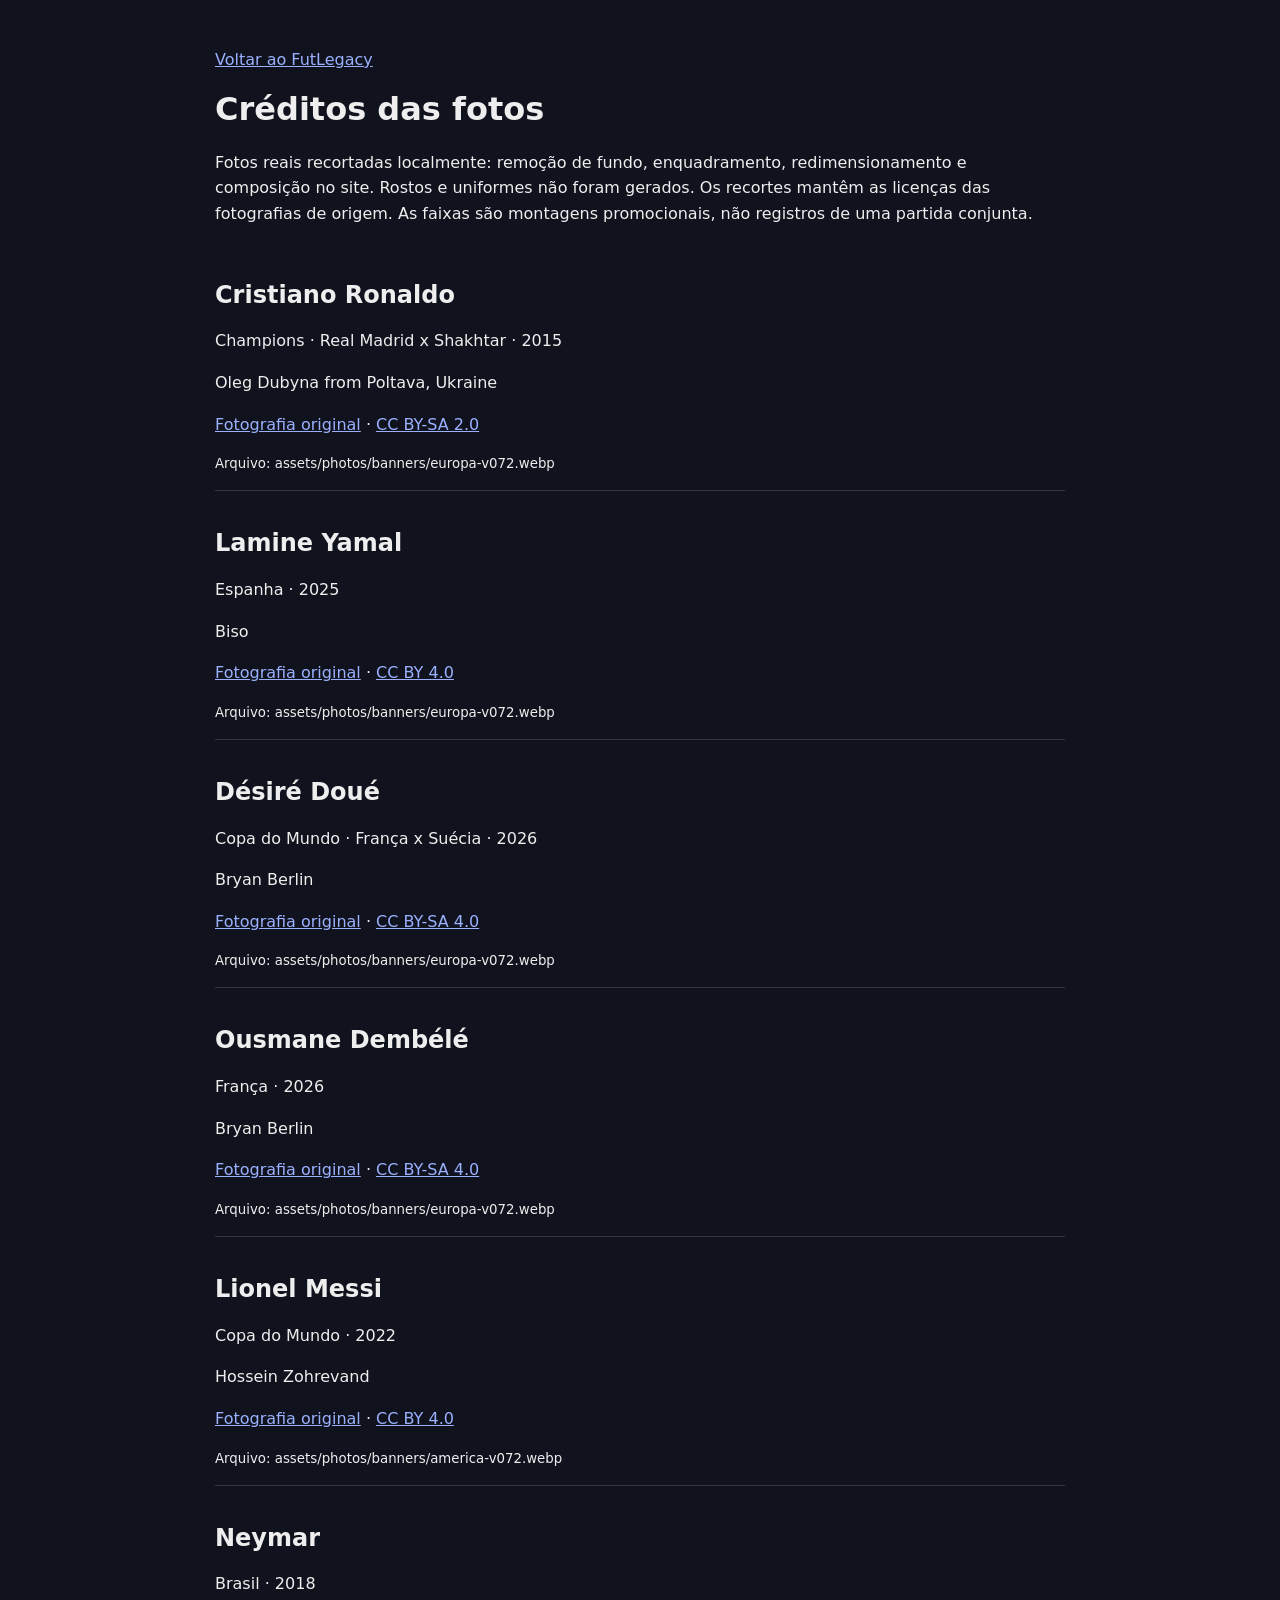
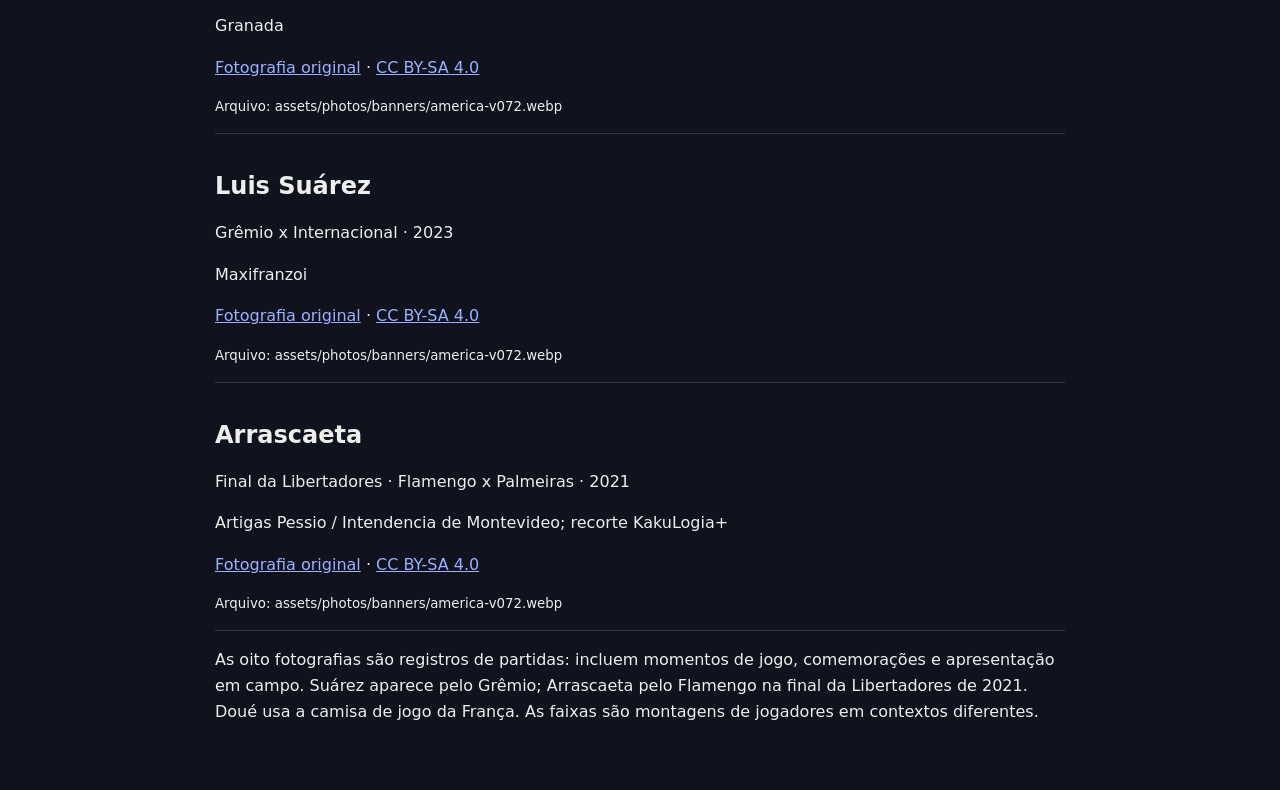
<file: docs/PHOTO-CREDITS.html>
<!doctype html><html lang="pt-BR"><meta charset="utf-8"><meta name="viewport" content="width=device-width,initial-scale=1"><title>Créditos das fotos — FutLegacy</title><style>body{background:#10131d;color:#eee;font:16px system-ui;max-width:850px;margin:30px auto;padding:20px}a{color:#9bb1ff}article{padding:18px 0;border-bottom:1px solid #334}p{line-height:1.6}</style><a href="../index.html">Voltar ao FutLegacy</a><h1>Créditos das fotos</h1><p>Fotos reais recortadas localmente: remoção de fundo, enquadramento, redimensionamento e composição no site. Rostos e uniformes não foram gerados. Os recortes mantêm as licenças das fotografias de origem. As faixas são montagens promocionais, não registros de uma partida conjunta.</p><article><h2>Cristiano Ronaldo</h2><p>Champions · Real Madrid x Shakhtar · 2015</p><p>Oleg Dubyna from Poltava, Ukraine</p><p><a href="https://commons.wikimedia.org/wiki/File:Cristiano_Ronaldo_(35480124482).jpg">Fotografia original</a> · <a href="https://creativecommons.org/licenses/by-sa/2.0/">CC BY-SA 2.0</a></p><small>Arquivo: assets/photos/banners/europa-v072.webp</small></article><article><h2>Lamine Yamal</h2><p>Espanha · 2025</p><p>Biso</p><p><a href="https://commons.wikimedia.org/wiki/File:Lamine_Yamal_in_2025.jpg">Fotografia original</a> · <a href="https://creativecommons.org/licenses/by/4.0/">CC BY 4.0</a></p><small>Arquivo: assets/photos/banners/europa-v072.webp</small></article><article><h2>Désiré Doué</h2><p>Copa do Mundo · França x Suécia · 2026</p><p>Bryan Berlin</p><p><a href="https://commons.wikimedia.org/wiki/File:Desire_Doue_France_v_Sweden_6.30.26-247.jpg">Fotografia original</a> · <a href="https://creativecommons.org/licenses/by-sa/4.0/">CC BY-SA 4.0</a></p><small>Arquivo: assets/photos/banners/europa-v072.webp</small></article><article><h2>Ousmane Dembélé</h2><p>França · 2026</p><p>Bryan Berlin</p><p><a href="https://commons.wikimedia.org/wiki/File:Ousmane_Dembele_France_v_Sweden_6.30.26-192.jpg">Fotografia original</a> · <a href="https://creativecommons.org/licenses/by-sa/4.0/">CC BY-SA 4.0</a></p><small>Arquivo: assets/photos/banners/europa-v072.webp</small></article><article><h2>Lionel Messi</h2><p>Copa do Mundo · 2022</p><p>Hossein Zohrevand</p><p><a href="https://commons.wikimedia.org/wiki/File:Lionel-Messi-Argentina-2022-FIFA-World-Cup.jpg">Fotografia original</a> · <a href="https://creativecommons.org/licenses/by/4.0/">CC BY 4.0</a></p><small>Arquivo: assets/photos/banners/america-v072.webp</small></article><article><h2>Neymar</h2><p>Brasil · 2018</p><p>Granada</p><p><a href="https://commons.wikimedia.org/wiki/File:20180610_FIFA_Friendly_Match_Austria_vs._Brazil_Neymar_850_1705.jpg">Fotografia original</a> · <a href="https://creativecommons.org/licenses/by-sa/4.0/">CC BY-SA 4.0</a></p><small>Arquivo: assets/photos/banners/america-v072.webp</small></article><article><h2>Luis Suárez</h2><p>Grêmio x Internacional · 2023</p><p>Maxifranzoi</p><p><a href="https://commons.wikimedia.org/wiki/File:Luis_Suarez_en_Gr%C3%AAmio_(cropped).jpg">Fotografia original</a> · <a href="https://creativecommons.org/licenses/by-sa/4.0/">CC BY-SA 4.0</a></p><small>Arquivo: assets/photos/banners/america-v072.webp</small></article><article><h2>Arrascaeta</h2><p>Final da Libertadores · Flamengo x Palmeiras · 2021</p><p>Artigas Pessio / Intendencia de Montevideo; recorte KakuLogia+</p><p><a href="https://commons.wikimedia.org/wiki/File:Arrascaeta_Libertadores_2021.jpg">Fotografia original</a> · <a href="https://creativecommons.org/licenses/by-sa/4.0/">CC BY-SA 4.0</a></p><small>Arquivo: assets/photos/banners/america-v072.webp</small></article><p>As oito fotografias são registros de partidas: incluem momentos de jogo, comemorações e apresentação em campo. Suárez aparece pelo Grêmio; Arrascaeta pelo Flamengo na final da Libertadores de 2021. Doué usa a camisa de jogo da França. As faixas são montagens de jogadores em contextos diferentes.</p></html>
</file>
<file: css/identity.css>
/* FutLegacy / Arquivo vivo. Original ink, ice and copper system. No remote fonts. */
:root{color-scheme:dark;--bg:#090e17;--surface:#111c2a;--surface2:#172536;--line:#ffffff16;--text:#eef2f3;--muted:#91a5b8;--ice:#8ac9ed;--copper:#e4ac7d;--blue:#314f88;--radius:18px;font-family:Inter,ui-sans-serif,system-ui,-apple-system,Segoe UI,sans-serif;background:var(--bg);color:var(--text);font-synthesis:none}*{box-sizing:border-box}body{margin:0;background:radial-gradient(ellipse at 85% 5%,#23365055,transparent 42%),var(--bg);min-height:100vh}button,input,select{font:inherit}button,a,select{-webkit-tap-highlight-color:transparent}button{color:inherit;background:var(--surface2);border:1px solid var(--line);border-radius:10px;padding:12px 18px;font-weight:650;cursor:pointer;transition:background .18s,transform .18s,border-color .18s}button:hover:enabled{background:#28415b;border-color:#8ac9ed88;transform:translateY(-2px)}button:disabled{cursor:not-allowed;opacity:.4}button:focus-visible,a:focus-visible,select:focus-visible{outline:3px solid var(--copper);outline-offset:3px}a{color:var(--ice);text-decoration:none}a:hover{text-decoration:underline}.primary{background:var(--ice);color:#091925;border:0;box-shadow:0 7px 32px #8ac9ed15}.primary:hover:enabled{background:#b6e2fc;color:#091925}select{background:#0d1723;color:var(--text);border:1px solid #ffffff24;padding:12px;border-radius:9px;max-width:100%}label{font-size:13px;font-weight:650;color:var(--muted)}p{color:var(--muted);line-height:1.7}h1,h2,h3,h4{letter-spacing:-.035em;line-height:1.14;margin-top:0}h1{font-size:clamp(30px,4vw,54px)}h2{font-size:28px}h3{font-size:20px}small{font-size:11px}header{height:86px;display:flex;align-items:center;gap:42px;padding:0 max(24px,calc((100vw - 1440px)/2));border-bottom:1px solid var(--line);background:#090e17c9;backdrop-filter:blur(18px)}#home{display:flex;gap:12px;align-items:center;color:var(--text)}#home:hover{text-decoration:none}.mark{display:grid;place-items:center;background:var(--copper);color:#121923;border-radius:50% 50% 12px 50%;width:42px;height:42px;font-size:17px;font-weight:900;letter-spacing:-2px}.wordmark{font-weight:850;font-size:23px;letter-spacing:-1px}.wordmark b{color:var(--ice)}.wordmark small{display:block;letter-spacing:2.5px;font-size:7px;font-weight:500;margin-top:3px;color:var(--muted)}nav{display:flex;gap:7px}nav button{font-size:12px;border:0;background:transparent;color:var(--muted);border-radius:30px}nav button.active{background:#ffffff10;color:var(--text)}.header-tag{margin-left:auto;font-size:8px;letter-spacing:2px;color:var(--muted)}.header-tag i{display:inline-block;width:6px;height:6px;border-radius:50%;background:var(--copper);margin-right:8px}main{max-width:1440px;margin:auto;padding:42px 24px 72px;min-height:75vh;animation:arrive .3s ease}footer{display:flex;justify-content:space-between;gap:24px;border-top:1px solid var(--line);padding:28px max(24px,calc((100vw - 1392px)/2));font-size:10px;color:#758a9d}footer b{color:var(--ice)}.eyebrow{display:block;font-size:9px;letter-spacing:2.4px;font-weight:800;color:var(--copper);margin-bottom:14px}.hero{display:grid;grid-template-columns:1.1fr 1fr;gap:8%;align-items:center;min-height:510px;padding:35px 0 70px}.hero h1{font-size:clamp(48px,5.5vw,83px);letter-spacing:-.07em;margin-bottom:26px;font-weight:900}.hero h1>span{display:block;font-size:clamp(25px,3vw,43px);font-weight:400;letter-spacing:-.05em;line-height:1.15;color:var(--ice);margin-top:19px}.hero p{font-size:14px;max-width:460px}.hero-actions{display:flex;flex-wrap:wrap;gap:12px;margin:30px 0}.hero-actions button{padding:17px 24px;font-size:13px}.roster-numbers{display:flex;gap:30px;margin-top:32px}.roster-numbers>div{border-left:1px solid var(--line);padding-left:16px}.roster-numbers strong{display:block;font-size:26px;color:var(--text);letter-spacing:-1px}.roster-numbers span{font-size:9px;color:var(--muted)}.star-portraits{display:grid;grid-template-columns:1fr 1fr;gap:13px;position:relative;max-width:440px;width:100%;margin-left:auto;transform:rotate(-3deg)}figure.star{position:relative;margin:0;overflow:hidden;height:188px;border:1px solid #ffffff22;border-radius:15px;background:var(--surface)}.star:nth-of-type(2){margin-top:24px}.star:nth-of-type(3){margin-top:-24px}.star img{width:100%;height:100%;object-fit:cover;object-position:50% 25%;filter:saturate(.6)}.star figcaption{position:absolute;inset:auto 0 0;padding:20px 12px 12px;background:linear-gradient(transparent,#08121fed);font-size:10px;display:flex;align-items:center;gap:10px}.star figcaption>span{font-size:22px;color:var(--copper);font-weight:800}.portrait-caption{grid-column:1/-1;font-size:7px;letter-spacing:2px;text-align:center;color:var(--muted);transform:rotate(3deg);margin-top:6px}.section-heading{display:flex;justify-content:space-between;align-items:center;gap:20px;margin-bottom:22px}.section-heading h2{margin-bottom:0;font-size:26px}.section-heading a{font-size:11px}.competition-grid{display:grid;grid-template-columns:repeat(3,1fr);gap:15px}.competition{position:relative;display:flex;flex-direction:column;text-align:left;border-radius:16px;padding:24px;background:linear-gradient(155deg,#1b2c3e,#101b28);overflow:hidden;min-height:275px}.competition-top{display:flex;justify-content:space-between;width:100%;font-size:10px;color:var(--muted)}.competition-arrow{font-size:20px;color:var(--copper)}.competition .icon{display:grid;place-items:center;width:59px;height:59px;padding:9px;border-radius:50%;background:#f5f3ed;overflow:hidden;margin:15px 0 22px}.icon img{display:block;width:100%;height:100%;max-width:100%;max-height:100%;object-fit:contain}.competition-kicker{color:var(--copper);font-size:9px;letter-spacing:2px}.competition>b{font-size:21px;letter-spacing:-.5px;margin:8px 0}.competition>small{font-size:11px;color:var(--muted);line-height:1.6;min-height:36px}.competition-meta{margin-top:22px;font-size:9px;color:var(--ice);border-top:1px solid var(--line);padding-top:14px;width:100%}.competition-meta span{margin:0 5px;color:var(--copper)}.home-bottom{display:grid;grid-template-columns:1fr 1fr;border-top:1px solid var(--line);margin-top:40px;padding-top:32px;gap:40px}.home-bottom h3{font-size:24px}.home-bottom p{font-size:12px}.legacy-summary>div{display:flex;align-items:center;gap:18px}.legacy-summary strong{font-size:48px;color:var(--copper)}.legacy-summary>div>span{font-size:12px;color:var(--muted)}.legacy-summary button{margin-left:auto;font-size:11px}.panel{border:1px solid var(--line);border-radius:var(--radius);padding:24px;background:linear-gradient(140deg,#142131,#101a27);margin-bottom:18px}.toolbar{display:flex;justify-content:space-between;align-items:center;gap:16px;margin:18px 0 24px}.toolbar h2{margin:0}.toolbar button{font-size:12px}.grid,.leader-grid{display:grid;grid-template-columns:repeat(2,1fr);gap:20px}.split{display:grid;grid-template-columns:minmax(0,1.65fr) minmax(280px,1fr);gap:24px}.scroll{overflow-x:auto}.notice{padding:15px;border:1px solid #e4ac7d66;color:var(--copper);border-radius:10px;background:#e4ac7d0b}.empty{padding:55px;text-align:center}.muted{color:var(--muted)}.setup-heading h1{font-size:38px;margin-bottom:15px}.setup-heading p{font-size:13px}.setup-grid{display:grid;grid-template-columns:.85fr 1.15fr;gap:36px;max-width:1080px;margin:32px auto}.setup-controls{border:1px solid var(--line);border-radius:var(--radius);padding:30px;background:var(--surface)}.setup-competition{display:flex;gap:17px;align-items:center;padding-bottom:24px;border-bottom:1px solid var(--line);margin-bottom:24px}.setup-competition .logo-box{width:62px;height:62px;background:#f4f4f0;display:grid;place-items:center;padding:11px;border-radius:50%}.logo-box img{width:100%;height:100%;object-fit:contain}.setup-competition span:not(.logo-box){font-size:8px;letter-spacing:2px;color:var(--muted)}.setup-competition h2{margin:5px 0 0;font-size:22px}.setup-step{display:flex;gap:12px;margin:23px 0 14px}.setup-step>span{width:25px;height:25px;border:1px solid var(--line);border-radius:50%;display:grid;place-items:center;font-size:10px;color:var(--copper)}.setup-step h3{margin:1px 0 5px;font-size:15px}.setup-step p{margin:0;font-size:11px}.setup-label{display:block}.setup-label select{display:block;width:100%;margin-top:8px}.setup-start{margin-top:30px}.setup-start button{width:100%;display:flex;justify-content:space-between;padding:17px}.setup-start small{display:block;text-align:center;color:var(--muted);font-size:10px;margin-top:12px}.rarity-note{display:flex;gap:15px;justify-content:space-between;padding-top:23px;margin-top:24px;border-top:1px solid var(--line);font-size:9px;color:var(--muted);line-height:1.8}.setup-pitch-panel{padding:8px 25px}.setup-pitch-heading{display:flex;justify-content:space-between;align-items:center}.setup-pitch-heading h2{font-size:20px;margin-bottom:22px}.formation-label{color:var(--ice);font-size:11px;white-space:nowrap}.preview-caption{text-align:center;font-size:10px}.draft-field{position:relative;aspect-ratio:400/560;max-width:400px;margin:22px auto 35px;border-radius:16px;overflow:visible;background:repeating-linear-gradient(0deg,#16384a 0%,#16384a 12.5%,#1a4054 12.5%,#1a4054 25%);border:1px solid #8ac9ed55;box-shadow:0 20px 45px #0003}.field-markings{position:absolute;inset:0;width:100%;height:100%;fill:none;stroke:#c5e2e66b;stroke-width:1.1}.field-position,.preview-position{position:absolute;transform:translate(-50%,-50%);display:grid;place-items:center;width:43px;height:43px;border-radius:50%;border:1px dashed #d2e8ed66;background:#0c213388;padding:0;color:var(--text);font-size:11px}.field-position:hover:enabled{transform:translate(-50%,-50%) scale(1.09)}.field-position small,.preview-position small{position:absolute;top:100%;margin-top:5px;white-space:nowrap;max-width:95px;overflow:hidden;text-overflow:ellipsis;font-size:9px;color:#e1edf2}.field-position.selected{border:2px solid var(--copper);box-shadow:0 0 0 5px #e4ac7d13}.field-position.filled,.preview-position.has-player{background:var(--ice);color:#102438;border:2px solid #e2f6ff;opacity:1}.field-position.compatible{background:#8ac9ed38;border:2px solid var(--ice);box-shadow:0 0 0 5px #8ac9ed15}.field-position.adapted{border:2px solid var(--copper);color:var(--copper)}.field-position.unavailable{opacity:.2}.draw-banner{display:flex;gap:22px;align-items:center;border-bottom:1px solid var(--line);padding:0 0 28px;margin-bottom:28px}.draw-year{order:3;margin-left:auto;text-align:right}.draw-year strong{font-size:52px;line-height:1;color:var(--copper);letter-spacing:-3px;display:block}.draw-year small{display:block;font-size:8px;letter-spacing:2px;color:var(--muted);margin-bottom:8px}.draw-banner h1{font-size:34px;margin:0}.draw-banner p{font-size:11px;margin-bottom:0}.draw-banner .eyebrow{margin-bottom:7px}.draw-step{order:4;align-self:flex-end;font-size:9px;color:var(--muted);border-left:1px solid var(--line);padding-left:22px}.draw-step b{display:block;font-size:27px;color:var(--text);font-weight:400}.team-badge{width:27px;height:27px;object-fit:contain;flex-shrink:0;padding:3px;border-radius:6px;background:#f7f7f2;vertical-align:middle}.team-badge.large{height:70px;width:70px;padding:9px;border-radius:50%}.team-label{display:inline-flex;align-items:center;gap:8px;vertical-align:middle;font-size:12px;line-height:1.35}.team-label-text{display:inline-flex;flex-direction:column}.team-label small{font-size:9px;color:var(--muted);margin-top:2px}.rarity{font-size:9px;letter-spacing:1px;text-transform:uppercase;padding:4px 8px;border:1px solid #ffffff30;border-radius:20px;margin-right:5px}.rarity-1{color:var(--ice);border-color:#8ac9ed66}.rarity-2{color:#c4a8ed;border-color:#c4a8ed66}.rarity-3{color:#f5cf7e;border-color:#f5cf7e88}.draft-layout{display:grid;grid-template-columns:minmax(380px,.85fr) minmax(0,1.15fr);gap:25px}.draft-tactics{grid-column:1;grid-row:1;padding:25px;background:#0f1a27;border:1px solid var(--line);border-radius:var(--radius)}.draft-offers{grid-column:2;grid-row:1}.draft-summary{grid-column:1/-1;display:grid;grid-template-columns:170px 1fr;gap:12px 25px;border-top:1px solid var(--line);padding-top:25px}.draft-summary .list-heading{grid-column:1}.draft-summary .summary-players{grid-column:2;grid-row:1/6;display:grid;grid-template-columns:repeat(4,1fr);gap:8px}.squad-rating{font-size:11px;color:var(--muted)}.squad-rating>b{display:block;font-size:38px;color:var(--ice);margin-top:5px}.draft-progress{height:3px;background:#ffffff15;width:100%;border-radius:4px;overflow:hidden}.draft-progress i{display:block;height:100%;background:var(--copper)}.summary-row{padding:10px;display:grid;grid-template-columns:28px 1fr 20px;gap:5px;text-align:left;align-items:center;font-size:10px;border:1px solid var(--line);background:var(--surface);opacity:1!important;min-height:46px}.summary-row b{color:var(--ice);font-size:9px}.summary-row small{font-size:11px;color:var(--copper)}.summary-row.current{border-color:var(--ice)}.list-heading{display:flex;justify-content:space-between;align-items:center;gap:12px}.list-heading h2{font-size:19px;margin:0}.list-heading>span{font-size:10px;color:var(--muted)}.list-heading>strong{font-size:24px}.list-heading strong>span{font-size:13px;color:var(--muted)}.list-heading select{padding:6px;font-size:10px}.reroll-box{display:flex;justify-content:space-between;align-items:center;gap:15px;background:var(--surface);border:1px solid var(--line);padding:16px 19px;border-radius:var(--radius);margin-bottom:18px}.reroll-box>strong{font-size:12px;color:var(--copper)}.reroll-box>button{font-size:11px;padding:10px 14px}.player-list{display:grid;grid-template-columns:1fr 1fr;gap:10px;align-content:start}.player-list>.list-heading,.position-hint,.position-filter{grid-column:1/-1}.position-hint{font-size:11px;margin:5px 0}.position-filter{display:flex;align-items:center;justify-content:space-between;padding:0 0 14px;border-bottom:1px solid var(--line);margin-bottom:4px;font-size:11px}.position-filter select{padding:7px;font-size:11px}.player-row{position:relative;display:grid;grid-template-columns:1fr 38px;align-items:center;gap:8px;min-height:106px;border-radius:13px;background:linear-gradient(145deg,#1b2a3a,#131e2d);text-align:left;padding:18px 13px 13px;border:1px solid #ffffff14}.player-row:disabled{opacity:.35}.player-position{position:absolute;top:9px;left:13px;font-size:8px;letter-spacing:1px;color:var(--copper)}.player-info{margin-top:10px}.player-info strong{display:block;font-size:13px;font-weight:700}.player-info small{display:block;color:var(--muted);font-size:9px;margin-top:4px}.player-availability{font-size:8px!important;color:var(--ice)!important}.player-rating{font-size:26px;font-weight:800;color:var(--ice);text-align:center;letter-spacing:-1px}.player-rating small{display:block;font-size:7px;letter-spacing:1.5px;color:var(--muted)}.player-row.chosen-player{border-color:var(--copper);background:linear-gradient(145deg,#4b3b2e,#172535)}.placement-empty{display:flex;justify-content:space-between;font-size:10px;color:var(--muted);padding:20px 0 0;gap:10px}.placement-empty b{font-weight:500;color:var(--ice)}.placement-box{padding:18px;margin-top:18px;border:1px solid #8ac9ed44;border-radius:12px;background:#8ac9ed09}.placement-title{display:flex;gap:15px;justify-content:space-between;align-items:center}.placement-title h3{font-size:16px;margin:0}.placement-title h3 span{color:var(--copper);font-size:12px}.placement-title .eyebrow{font-size:7px;margin-bottom:8px}.placement-title button{font-size:9px;padding:7px}.placement-team{display:flex;align-items:center;justify-content:space-between;margin-top:12px}.placement-team>small{font-size:8px;color:var(--muted)}.natural-roles{display:flex;gap:5px;margin-top:12px}.natural-roles span{font-size:9px;color:var(--ice);padding:3px 7px;background:#8ac9ed15;border-radius:4px}.placement-instruction{font-size:10px;margin-bottom:12px}.placement-options{display:flex;gap:7px;flex-wrap:wrap}.placement-options button{padding:8px;font-size:11px;border-color:#8ac9ed55}.placement-options small{font-size:9px;color:var(--muted);margin-left:5px}.placement-box details{font-size:10px;color:var(--copper);margin-top:10px}.placement-box details summary{margin-bottom:10px;cursor:pointer}.field-legend{display:flex;justify-content:center;gap:15px;color:var(--ice);font-size:9px}.adapted-legend{color:var(--copper)}.chemistry-label{font-size:11px;color:var(--muted)}.chemistry-label b{color:var(--ice);margin-left:10px}.draft-note{font-size:9px;margin:0}.slots{display:grid;gap:8px}.slot{display:flex;align-items:center;gap:10px}.slot>b{font-size:10px;color:var(--ice);width:28px}.slot select{flex:1;font-size:11px;padding:9px}.campaign-rail{display:flex;justify-content:space-between;align-items:center;border-radius:var(--radius);background:#8ac9ed0a;border:1px solid #8ac9ed26;padding:23px;margin-bottom:20px}.campaign-rail h3{display:flex;gap:18px;align-items:center;margin:0}.campaign-rail>div:last-child{display:flex;align-items:center;gap:12px;font-size:10px;color:var(--muted)}.campaign-rail>div>b{font-size:36px;color:var(--copper)}.versus{color:var(--muted);font-size:12px;margin:0 7px}.calendar>summary{font-size:12px;cursor:pointer;color:var(--ice)}.calendar[open]{max-height:500px;overflow:auto}.calendar h4{margin:24px 0 12px;color:var(--copper);font-size:13px}.fixture{display:grid;grid-template-columns:1fr 60px 1fr;align-items:center;border-bottom:1px solid var(--line);padding:8px 0;margin:0}.fixture>b{text-align:center;font-size:12px}.fixture>.team-label:last-child{justify-self:end}.leader-grid{margin-top:20px}.leaders{list-style:none;padding:0}.leaders li{display:flex;gap:12px;align-items:center;padding:12px 0;border-bottom:1px solid var(--line);font-size:12px}.leaders li>span{font-size:10px;color:var(--muted)}.leaders li>div{flex:1}.leaders li>div>small{display:block;margin-top:6px}.leaders li>strong{font-size:22px;color:var(--copper)}.leaders .team-label{font-size:10px}.leaders .team-badge{width:20px;height:20px}.leaders h3{margin-top:20px}table{border-collapse:collapse;width:100%;font-size:11px}th{font-size:9px;text-transform:uppercase;letter-spacing:1px;color:var(--muted);text-align:left}td,th{padding:13px 8px;border-bottom:1px solid var(--line)}td:not(:first-child),th:not(:first-child){text-align:center;min-width:28px}.me{background:#8ac9ed13;color:var(--ice)}.me td:first-child{border-left:2px solid var(--ice)}.panel.scroll>h3{color:var(--copper);margin:22px 0 10px;font-size:14px}.panel.scroll>h3:first-child{margin-top:0}.score{display:flex;align-items:center;justify-content:center;gap:30px;margin:24px 0 18px}.score>.team-label,.score>span{flex:1;max-width:310px}.score>span:first-child{text-align:right}.score>span:first-child .team-label{flex-direction:row-reverse;text-align:right}.score .team-label{font-size:18px;font-weight:700}.score .team-badge{width:43px;height:43px;padding:5px}.score .team-label small{font-size:12px}.score>strong{font-size:42px;white-space:nowrap;letter-spacing:-1px;font-weight:850}.score i{font-style:normal;font-size:24px;color:var(--muted);font-weight:300}.match-heading{max-width:1100px;margin:auto}.match-heading>.eyebrow{text-align:center}.match-heading .toolbar{font-size:12px}.playback{display:flex;gap:5px}.playback button[aria-pressed=true]{border-color:var(--ice);color:var(--ice);background:#8ac9ed1a}.match-layout{display:grid;grid-template-columns:minmax(0,3fr) minmax(220px,1fr);gap:22px}.canvas-shell{border:1px solid #8ac9ed44;border-radius:var(--radius);padding:8px;background:#08131f;position:relative;overflow:hidden}canvas{display:block;width:100%;aspect-ratio:1100/660}#match-action{position:absolute;bottom:5px;left:0;right:0;text-align:center;font-size:9px;color:var(--ice);padding:8px;background:linear-gradient(transparent,#08131f)}.possession-indicator{font-size:10px;display:flex;gap:10px;align-items:center;justify-content:center;margin:12px 0}.possession-indicator .team-label{font-size:10px}.possession-indicator .team-badge{width:20px;height:20px}.match-sidebar h3{font-size:16px;margin:20px 0 15px}.match-sidebar h3:first-of-type{margin-top:5px}.stat-row{display:flex;justify-content:space-between;gap:18px;font-size:11px;border-bottom:1px solid var(--line);padding:10px 0}.stat-row>span{color:var(--muted)}.stat-row>b{min-width:30px;color:var(--ice);font-size:13px}.stat-row>b:last-child{text-align:right;color:var(--copper)}.match-stats{padding:15px 24px}.goal-row{display:flex;gap:12px;align-items:center;padding:12px 0;border-bottom:1px solid var(--line);font-size:12px}.goal-row>b{color:var(--copper)}.goal-row>span{flex:1}.goal-row small{display:block;color:var(--muted);font-size:9px;margin-top:5px}.goal-row.goal-side-1{border-left:2px solid #ec856e;padding-left:8px}.goal-row.goal-side-0{border-left:2px solid var(--ice);padding-left:8px}.feed{max-height:315px;overflow:hidden}.feed p{font-size:11px;padding:9px 0;border-bottom:1px solid var(--line);margin:0;line-height:1.4}.feed b{color:var(--copper);font-size:10px;margin-right:5px}.feed small{display:block;font-size:9px;color:var(--muted);padding-left:25px}.motm{font-size:12px;margin-top:24px}.motm strong{display:block;color:var(--copper);font-size:22px}.penalty-result{border:1px solid var(--line);padding:20px;border-radius:15px;margin-bottom:25px;text-align:center}.penalty-result p{font-size:11px}.formation-preview{max-width:350px}.formation-preview .preview-position{width:39px;height:39px;font-size:10px}.formation-preview.has-player{margin-bottom:35px}.pitch{background:var(--surface)}
@keyframes arrive{from{opacity:0;transform:translateY(7px)}to{opacity:1;transform:none}}@media(prefers-reduced-motion:reduce){*{animation:none!important;transition:none!important}}
@media(min-width:1600px){main{padding-top:55px}.hero{min-height:570px}.star-portraits{max-width:500px}figure.star{height:210px}}
@media(max-width:1000px){header{gap:20px;padding:0 20px}.header-tag{display:none}.hero{gap:35px;min-height:440px}.hero h1{font-size:56px}.star-portraits{max-width:320px}figure.star{height:165px}.competition{padding:17px}.competition>b{font-size:17px}.draft-layout{grid-template-columns:minmax(300px,.9fr) minmax(0,1.1fr);gap:16px}.draft-tactics{padding:18px}.draft-summary .summary-players{grid-template-columns:repeat(3,1fr)}.player-list{gap:7px}.player-row{padding:18px 9px 10px;grid-template-columns:1fr 32px}.player-info strong{font-size:11px}.player-rating{font-size:23px}.player-position{left:9px}.match-layout{grid-template-columns:minmax(0,3fr) minmax(200px,1fr);gap:15px}.match-sidebar{padding:17px}.setup-grid{gap:20px}.setup-pitch-panel{padding:10px}.split{grid-template-columns:1.5fr 1fr;gap:16px}.score .team-label{font-size:15px}}
@media(max-width:740px){header{height:auto;min-height:80px;flex-wrap:wrap;padding:18px 18px 0;gap:13px}#home{flex:1}.wordmark{font-size:22px}nav{width:100%;order:3;border-top:1px solid var(--line);padding:7px 0;justify-content:space-between}nav button{font-size:11px;padding:10px 14px}main{padding:26px 16px 45px}.hero{grid-template-columns:1fr;padding:15px 0 40px;gap:35px}.hero h1{font-size:61px}.hero h1>span{font-size:31px}.hero p{font-size:13px;max-width:100%}.hero-actions{margin:24px 0}.hero-actions button{padding:15px 18px}.star-portraits{max-width:none;width:100%;grid-template-columns:repeat(4,1fr);gap:7px;transform:none;margin:0}figure.star{height:150px;border-radius:9px}.star:nth-of-type(2),.star:nth-of-type(3){margin:0}.star figcaption{padding:15px 5px 7px;font-size:7px;display:block}.star figcaption>span{font-size:16px;display:block}.portrait-caption{transform:none;font-size:6px;margin-top:10px}.roster-numbers{gap:30px}.section-heading{display:block}.section-heading h2{font-size:26px;margin-bottom:15px}.section-heading a{font-size:10px}.competition-grid{grid-template-columns:1fr 1fr;gap:11px}.competition{padding:17px;min-height:260px}.competition>b{font-size:19px}.competition>small{font-size:10px;min-height:45px}.competition-meta{font-size:8px}.competition .icon{width:52px;height:52px;margin:10px 0 18px}.home-bottom{grid-template-columns:1fr;gap:24px}.how-panel{border-bottom:1px solid var(--line);padding-bottom:14px}.split,.setup-grid,.match-layout,.leader-grid{grid-template-columns:1fr}.setup-grid{margin-top:25px;gap:18px}.setup-controls{padding:23px}.setup-pitch-panel{padding:12px}.setup-heading h1{font-size:31px}.setup-pitch-heading h2{font-size:17px}.formation-preview{max-width:330px}.draft-layout{display:flex;flex-direction:column;gap:20px}.draft-tactics{order:1}.draft-offers{order:2}.draft-summary{order:3;grid-template-columns:1fr 1fr}.draft-summary .summary-players{grid-column:1/-1;grid-row:auto;grid-template-columns:repeat(2,1fr)}.draft-summary .squad-rating{grid-column:2;grid-row:1/3;text-align:right}.squad-rating>b{font-size:30px}.draft-progress{grid-column:1}.draft-note{grid-column:1/-1}.chemistry-label{grid-column:1/-1}.draft-field{max-width:320px;margin-top:22px;margin-bottom:38px}.field-position{width:38px;height:38px;font-size:10px}.field-position small{font-size:8px}.draw-banner{gap:13px;position:relative;padding-bottom:23px}.draw-year strong{font-size:34px;letter-spacing:-1px}.draw-year small{font-size:6px;letter-spacing:1px}.draw-banner h1{font-size:24px}.draw-banner .eyebrow{font-size:7px;letter-spacing:1px}.draw-banner p{font-size:9px}.team-badge.large{width:49px;height:49px;padding:6px}.draw-step{position:absolute;right:0;bottom:-8px;background:var(--bg);border:0;padding:2px 7px;font-size:7px}.draw-step b{font-size:11px;display:inline;margin-left:4px}.rarity{font-size:7px;padding:3px 5px}.placement-empty{font-size:9px;display:block;line-height:1.8}.placement-empty span{display:block}.player-list{grid-template-columns:repeat(2,minmax(0,1fr))}.player-row{min-height:110px}.player-info strong{font-size:12px}.player-rating{font-size:26px}.player-availability{font-size:7px!important}.toolbar{flex-wrap:wrap}.toolbar h2{font-size:25px}.panel{padding:18px}.panel.scroll{padding:12px}.panel.scroll table{font-size:10px}td,th{padding:10px 4px;min-width:24px!important}.team-label{font-size:10px;gap:5px}.team-badge{height:22px;width:22px}.campaign-rail{padding:17px;gap:12px}.campaign-rail h3{gap:7px}.campaign-rail>div:last-child{display:none}.calendar>summary{font-size:11px}.fixture{grid-template-columns:1fr 45px 1fr}.score{gap:12px;margin:22px 0}.score .team-label{font-size:12px}.score .team-badge{height:30px;width:30px}.score .team-label small{font-size:10px}.score>strong{font-size:27px}.match-heading>.eyebrow{font-size:7px}.match-heading .toolbar{font-size:10px}.playback button{font-size:10px;padding:10px 13px}.match-layout{gap:15px}.canvas-shell{margin-left:-8px;margin-right:-8px;padding:0}.match-sidebar{display:flex;flex-direction:column}#match-action{font-size:8px;padding:4px}.match-sidebar .feed{max-height:180px}.leader-grid{gap:0}.grid{grid-template-columns:1fr 1fr;gap:10px}footer{flex-direction:column;padding:23px 18px;gap:12px;font-size:9px}.slot select{font-size:11px}.summary-row{font-size:9px}.formation-label{font-size:9px}.formation-label select{max-width:100px}}

.roster-scope{grid-column:1/-1;margin:0 0 5px;font-size:9px}.roster-scope a{color:var(--ice)}

@media(max-width:740px){.competition-grid{grid-template-columns:1fr}.competition{display:grid;grid-template-columns:68px 1fr;min-height:195px;gap:0 10px}.competition-top{grid-column:1/-1}.competition .icon{grid-column:1;grid-row:2/5;align-self:center;margin:10px 0}.competition-kicker,.competition>b,.competition>small{grid-column:2}.competition>b{font-size:24px}.competition>small{min-height:0}.competition-meta{grid-column:1/-1;margin-top:12px}}

.portrait-glow{display:none}

.elimination-screen{max-width:1050px;margin:20px auto 45px}.elimination-heading{display:flex;align-items:center;gap:30px;margin:35px 0}.end-symbol{display:grid;place-items:center;flex-shrink:0;width:100px;height:112px;border:1px solid var(--line);border-radius:22px;background:linear-gradient(150deg,#203b54,#10151d);font-size:40px;font-weight:900;color:var(--ice)}.end-kicker{color:var(--ice);font-size:12px;text-transform:uppercase;letter-spacing:2px}.elimination-heading h1{font-size:clamp(32px,5vw,58px);line-height:1.1;margin:10px 0}.elimination-heading p{max-width:620px;line-height:1.7}.end-stats{display:grid;grid-template-columns:repeat(3,1fr);gap:14px}.end-stats .panel{display:flex;flex-direction:column;gap:12px;margin:0}.end-stats span{color:var(--muted);font-size:12px}.end-stats strong{font-size:38px;color:var(--ice)}.end-highlights{display:grid;grid-template-columns:1.5fr 1fr;gap:14px;margin-top:14px}.end-highlights h2{font-size:25px;overflow-wrap:anywhere}.last-match-details{max-width:1050px;margin:0 auto}.last-match-details>summary{cursor:pointer}@media(max-width:600px){.elimination-heading{gap:16px;align-items:flex-start}.end-symbol{width:54px;height:65px;border-radius:12px;font-size:24px}.end-stats{grid-template-columns:repeat(2,1fr);gap:10px}.end-stats .panel{padding:17px}.end-highlights{grid-template-columns:1fr}.elimination-screen .toolbar{gap:10px}.elimination-screen .toolbar button{width:100%}}

.knockout-tie{padding:16px;border:1px solid var(--line);border-radius:14px;margin:12px 0;background:var(--surface)}.tie-teams{display:flex;align-items:center;gap:12px;flex-wrap:wrap}.tie-rule{color:var(--muted);font-size:11px}.tie-leg{display:flex;align-items:center;gap:10px;flex-wrap:wrap;font-size:12px}.tie-leg>span:first-child{color:var(--ice);min-width:38px}.tie-aggregate,.match-aggregate{color:var(--ice);font-size:13px;line-height:1.7}.tie-aggregate .team-label{display:inline-flex}.match-aggregate{text-align:center;padding:12px;border:1px solid var(--line);border-radius:12px}@media(max-width:600px){.knockout-tie{padding:12px}.tie-leg{gap:6px}.tie-leg .team-label{font-size:9px}}
</file>
<file: css/beta.css>
:root{--ice:#9ca9ff;--gold:#ffbd59;--bg:#10121a;--surface:#191d29;--line:#303647;--muted:#adb6cb}body{background:#10121a;background-image:none}header{background:#141722}.brand-symbol{width:44px;height:44px}.wordmark{font-style:normal;letter-spacing:-.6px}.wordmark b{color:#aab5ff}.wordmark small,.eyebrow{letter-spacing:1.1px}.header-tag{display:none}.hero{padding:36px 0;gap:28px}.hero h1{font-size:clamp(38px,6vw,68px);letter-spacing:-2px}.hero p{font-size:16px;line-height:1.65}.hero-actions{margin:20px 0}.star-portraits{transform:none}.star{transform:none!important}.portrait-caption{display:none}.competition{background:#1b202e;border-radius:14px;min-height:260px}.competition-lib{border-top:3px solid #ffbd59}.competition-ucl{border-top:3px solid #8b8fff}.competition-wc{border-top:3px solid #63d4cf}.competition>b{font-size:25px}.primary{background:#526bde;border-color:#7389ff;color:white;box-shadow:none}.primary:hover{background:#657ceb}.panel{background:#191d29;box-shadow:none}.challenge-panel{display:flex;align-items:center;gap:16px;flex-wrap:wrap}.challenge-panel>div{flex:1;min-width:210px}.challenge-panel h3{margin:0}.challenge-panel p{font-size:13px;color:var(--muted)}input{padding:12px;border:1px solid var(--line);border-radius:8px;background:#10131e;color:white;max-width:100%}.challenge-panel label{font-size:11px;display:flex;flex-direction:column;gap:6px}#challenge-status{width:100%;margin:0}.record-strip{display:grid;grid-template-columns:repeat(4,1fr);gap:1px;border:1px solid var(--line);border-radius:14px;margin:22px 0 32px;overflow:hidden}.record-strip article{background:#1b202c;padding:22px;display:flex;flex-direction:column;gap:12px}.record-strip strong{font-size:25px;color:#aebaff}.record-strip article:nth-child(1) strong{color:#ffbd59}.record-strip article:nth-child(3) strong{color:#ff987d}.record-strip article:nth-child(4) strong{color:#63d4cf}.record-strip span{font-size:12px;color:var(--muted)}.achievement-grid{display:grid;grid-template-columns:repeat(2,1fr);gap:16px}.achievement-grid .unlocked{border-color:#68c9a4}.achievement-grid article>span{color:var(--muted);font-size:12px}.achievement-grid .unlocked>span{color:#68c9a4}.setup-step{display:none}.reroll-box{flex-wrap:wrap}.reroll-box button{flex:1}.field-legend{font-size:11px}.slot select{max-width:100%}nav{flex-wrap:wrap}nav button{white-space:nowrap}.setup-label{margin-bottom:24px}@media(max-width:740px){.record-strip{grid-template-columns:1fr 1fr}.record-strip article{padding:16px}.record-strip strong{font-size:20px}.achievement-grid{grid-template-columns:1fr}.hero{padding-top:10px}.hero h1{font-size:46px}.challenge-panel{padding:18px}.challenge-panel button{flex:1}.challenge-panel label{width:100%}nav button{font-size:10px;padding:9px}.competition{min-height:180px}.hero p{font-size:14px}.star-portraits{grid-template-columns:repeat(4,1fr)}}

.portrait-gallery{min-width:0}.portrait-tabs{display:flex;gap:6px;margin-bottom:12px}.portrait-tabs button{padding:8px 12px;font-size:11px}.portrait-tabs button[aria-pressed=true]{background:#526bde}.star-portraits{display:grid;grid-template-columns:repeat(5,minmax(0,1fr));gap:8px;margin:0;width:100%;max-width:none}.star-portraits .star{height:230px;margin:0!important;clip-path:none;border-radius:8px}.star figcaption{padding:10px 6px;font-size:10px}.star-portraits .star img{object-position:50% 22%;filter:none}.star figcaption strong{font-size:11px}@media(max-width:740px){.star-portraits .star{height:135px}.star figcaption strong{font-size:8px}.portrait-tabs button{font-size:10px}.hero{gap:20px}}

.hero{min-height:0;margin:20px 0;align-items:center}.hero-copy{padding:0}
</file>
<file: css/refinement.css>
.refined-draft{display:grid;grid-template-columns:minmax(300px,.85fr) minmax(340px,1.15fr);gap:24px;align-items:start}.refined-draft .draft-tactics{padding:20px}.refined-draft .draft-field{max-width:440px;margin:24px auto 42px}.formation-buttons{display:flex;flex-wrap:wrap;gap:6px;margin:12px 0}.formation-buttons button{padding:8px 11px;border-radius:7px;font-size:12px}.formation-buttons button[aria-pressed=true]{background:#526bde;border-color:#8a9bff}.refined-draft .list-heading h2{font-size:20px}.list-heading h2 small{color:var(--muted);font-size:12px}.refined-draft .player-row{display:flex;min-height:82px;padding:14px;gap:12px}.compact-player-list{display:grid;grid-template-columns:1fr 1fr;gap:8px}.player-row .player-info{flex:1;min-width:0}.player-row .player-info strong{font-size:13px}.player-row .player-rating{font-size:24px}.player-position{font-size:11px}.offer-heading h2{display:flex;align-items:center;gap:10px;font-size:23px;margin-top:0}.offer-heading h2 small{color:var(--muted);font-size:15px}.reroll-controls{display:flex;flex-wrap:wrap;align-items:center;gap:8px}.reroll-controls button{padding:9px 13px;font-size:12px}.reroll-controls small{color:var(--muted)}.compact-filter{display:flex;align-items:center;justify-content:space-between;margin:18px 0;font-size:12px}.compact-filter select{padding:8px}.draw-placeholder{min-height:440px;display:flex;align-items:center;justify-content:center;flex-direction:column;gap:16px;border:1px dashed var(--line);border-radius:14px}.spinning-football{display:block;font-size:64px;animation:football-spin .7s linear infinite}.draw-placeholder p{font-size:12px;color:var(--muted)}@keyframes football-spin{to{transform:rotate(360deg)}}.move-label{min-height:34px;display:flex;align-items:center;justify-content:space-between;gap:8px;font-size:13px;color:var(--ice)}.move-label button{padding:3px 9px}.field-position.unavailable{opacity:.3;cursor:not-allowed}.field-position.compatible{outline:2px solid #aab7ff;outline-offset:4px}.elimination-context{max-width:1050px;margin:0 auto 24px}.elimination-context article{padding:12px 0;border-bottom:1px solid var(--line)}.elimination-context p{font-size:13px}.elimination-screen .end-symbol,.elimination-screen .end-kicker,.elimination-screen>.muted{display:none}.elimination-heading{margin:18px 0}.elimination-heading h1{font-size:36px}.end-stats strong{font-size:28px}.provisional-note{display:block;color:var(--muted);margin-top:12px;font-size:10px}.field-legend,.position-hint,.roster-scope,.portrait-caption{display:none}.hero{padding:24px 0}.elimination-screen{margin-top:0}@media(max-width:740px){.refined-draft{grid-template-columns:1fr;gap:18px}.refined-draft .draft-field{max-width:310px}.refined-draft .draft-tactics{padding:12px}.draw-placeholder{min-height:200px}.formation-buttons button{font-size:11px;padding:7px 9px}.compact-player-list{gap:6px}.refined-draft .player-row{min-height:90px;padding:10px;gap:6px}.player-row .player-info strong{font-size:11px}.player-row .player-rating{font-size:20px}.player-row .player-position{font-size:9px}.elimination-context{overflow-x:auto}.elimination-heading h1{font-size:29px}}
.star figcaption small{display:block;font-size:9px;font-weight:400;color:#c5ccdf;margin-top:4px}.star img{filter:none}.setup-start small,.preview-caption,.setup-step{display:none}.offer-heading .rarity{display:inline-block;margin-bottom:12px}
@media(max-width:740px){.refined-draft>.draft-tactics,.refined-draft>.draft-offers{grid-area:auto;min-width:0}}
.draft-chemistry{display:block;text-align:center;font-size:11px;color:var(--muted)}

.move-label>div{display:flex;gap:6px;flex-shrink:0}.move-label{flex-wrap:wrap}.move-label button{padding:8px 10px}.field-position.move-preview{outline:3px dashed #ffbd59;outline-offset:5px}.field-position.move-preview small{color:#ffbd59}.campaign-recap .recap-grid{display:grid;grid-template-columns:minmax(0,1fr) minmax(0,1fr);gap:20px}.recap-results{display:grid;gap:8px}.recap-result{padding:10px 0;border-bottom:1px solid var(--line);font-size:13px}.recap-result strong{color:var(--text)}.recap-highlights{display:flex;gap:20px;flex-wrap:wrap}.recap-highlights p{margin:8px 0}.recap-status{font-size:12px}.campaign-recap .draft-field{max-width:300px;margin:20px auto}.recap-actions{display:flex;gap:10px;flex-wrap:wrap}.campaign-recap summary{cursor:pointer;font-weight:700}.campaign-recap details{margin-top:18px}
@media(max-width:740px){body[data-screen="menu"] main{padding-top:20px}.home-menu .hero{gap:12px;margin-bottom:10px}.home-menu .hero h1{margin-bottom:8px}.home-menu .hero p{font-size:13px}.home-menu .competition{min-height:145px;padding:14px 16px;grid-template-columns:50px 1fr}.home-menu .competition .icon{height:44px;width:44px;margin:4px 0}.home-menu .competition .icon img{max-width:100%;max-height:100%}.home-menu .competition>b{font-size:22px}.home-menu .competition-meta{margin-top:8px;padding-top:8px}.home-menu .competition-grid{gap:12px}.home-menu .home-competitions>h2{margin-top:12px;margin-bottom:12px}.campaign-recap .recap-grid{grid-template-columns:minmax(0,1fr)}.move-label>span{font-size:12px}.move-label button{font-size:11px}.campaign-recap{padding:16px}}
.move-label{position:sticky;top:12px;z-index:5;background:var(--surface);padding:10px;border:1px solid var(--line);border-radius:10px}.field-position.move-preview{opacity:1}
</file>
<file: css/polish.css>
.competition:nth-child(1){border-top-color:#e5b45f}.competition:nth-child(2){border-top-color:#9d8eff}.competition:nth-child(3){border-top-color:#69cde0}.competition:hover{box-shadow:0 12px 28px #060d2080}.challenge-panel select{max-width:180px;font-size:12px}.challenge-help{grid-column:1/-1;font-size:12px;color:var(--muted)}.challenge-help summary{cursor:pointer;color:#9ac8ef}.challenge-help p{max-width:700px;line-height:1.8}.release-timeline{max-width:850px;margin:25px auto;border-left:2px solid #426482;padding-left:24px}.release-entry{position:relative;padding:22px;margin:0 0 20px;background:#141e2e;border:1px solid #32425d;border-radius:14px}.release-entry:before{content:'';position:absolute;left:-32px;top:30px;width:12px;height:12px;background:#80cfff;border-radius:50%;box-shadow:0 0 0 5px #10131d}.release-entry.current:before{background:#d3ae67}.release-entry h2{margin:0 0 6px}.release-entry time{font-size:11px;color:var(--muted)}.release-entry ul{padding-left:18px;line-height:1.8;color:#bbc8dc;font-size:14px}.release-entry .release-limit{font-size:12px;color:#debd7d}button,a,select{transition:background-color .16s,border-color .16s,color .16s,box-shadow .16s}button:hover:not(:disabled){border-color:#83a7e5}button:focus-visible,a:focus-visible{outline:2px solid #8dcfff;outline-offset:4px}.refined-draft{animation:screen-enter .14s ease-out}@keyframes screen-enter{from{opacity:.65;transform:translateY(3px)}to{opacity:1;transform:none}}@media(max-width:740px){.release-timeline{padding-left:17px}.release-entry{padding:16px}.release-entry:before{left:-25px}.release-entry ul{font-size:12px}}@media(prefers-reduced-motion:reduce){*,*:before,*:after{scroll-behavior:auto!important;animation:none!important;transition:none!important}}


.challenge-code-field{display:flex;align-items:stretch;gap:6px}.challenge-code-field input{min-width:0}.challenge-code-field button{font-size:10px;padding:8px}@keyframes montage-in{from{opacity:.6}to{opacity:1}}
@media(max-width:740px){}

.portrait-gallery{min-width:0}.football-montage{position:relative;width:100%;aspect-ratio:7/3;overflow:hidden;border-radius:20px;isolation:isolate}.portrait-banner{position:absolute;inset:0;width:100%;height:100%;object-fit:contain;opacity:0;transition:opacity .7s ease}.portrait-banner.active{opacity:1}.hero{gap:28px}@media(prefers-reduced-motion:reduce){.portrait-banner{transition:none}}

/* Home arrangement only: retain existing assets, skin, controls and routes. */
.home-menu .hero{grid-template-columns:minmax(0,1fr);justify-items:center;text-align:center;gap:18px;margin:0 0 20px;padding:8px 0 0;min-height:0}.home-menu .hero-copy{width:100%;padding:0}.home-menu .hero h1{margin-bottom:12px}.home-menu .hero p{max-width:none;margin:0 auto}.home-menu .portrait-gallery{width:min(100%,820px)}.home-menu .home-competitions>h2{margin-bottom:16px}.home-menu .home-utilities{display:grid;grid-template-columns:minmax(0,1fr) minmax(0,1fr);align-items:stretch;gap:24px;margin-top:26px}.home-menu .home-utilities>.panel{margin:0;min-width:0}.home-menu .home-campaign h3{margin-bottom:0}.home-menu .home-campaign>p{font-size:13px}.home-menu .hero-actions{margin:18px 0;gap:10px}.home-menu .record-strip{grid-template-columns:repeat(2,minmax(0,1fr));margin:20px 0 0}.home-menu .record-strip article{padding:16px;min-width:0;overflow-wrap:anywhere}.home-menu .record-strip strong{font-size:21px}.home-menu .challenge-panel{display:grid;grid-template-columns:minmax(0,1fr) minmax(0,1fr);align-content:start;align-items:end;gap:14px}.home-menu .challenge-panel>div,.home-menu .challenge-panel>details,.home-menu #challenge-status{grid-column:1/-1;min-width:0}.home-menu .challenge-panel>label{min-width:0;width:auto}.home-menu .challenge-panel select{max-width:100%;width:100%}.home-menu .challenge-panel>button{min-width:0}.home-menu .challenge-panel input{width:100%}.home-menu .challenge-help p{margin-bottom:0}.home-menu .challenge-panel #challenge-status:empty{margin:0}.home-menu .challenge-code-field{min-width:0}
@media(max-width:740px){.home-menu .hero{padding-top:0;gap:18px}.home-menu .home-utilities{grid-template-columns:minmax(0,1fr);gap:18px;margin-top:18px}.home-menu .home-competitions>h2{margin-top:24px}.home-menu .hero p{max-width:36ch}.home-menu .record-strip strong{font-size:20px}}
</file>
<file: css/match-report.css>
.match-report{margin-top:24px}.match-report h2{font-size:22px;margin:26px 0 16px}.match-report h2:first-child{margin-top:0}.flow-legend{display:flex;justify-content:space-between;gap:20px;font-size:12px;font-weight:700}.flow-legend .home{color:#7bbfee}.flow-legend .away{color:#ec856e}.volume-chart{margin-top:14px}.volume-chart svg{display:block;width:100%;max-height:240px;overflow:visible}.volume-home{fill:#7bbfee;fill-opacity:.75}.volume-away{fill:#ec856e;fill-opacity:.7}.volume-axis{stroke:#aab5ff;stroke-opacity:.4;stroke-width:1}.volume-break{stroke:#adb6cb;stroke-opacity:.35;stroke-dasharray:3 5}.volume-chart text{fill:#adb6cb;font:15px system-ui}.volume-chart .volume-goal{font-size:20px;text-anchor:middle;fill:white}.volume-chart rect:focus{outline:2px solid #ffbd59}.volume-help{font-size:12px;color:var(--muted);margin:6px 0 24px}.volume-help summary{cursor:pointer}.volume-help p{max-width:760px}.match-timeline{list-style:none;position:relative;padding:12px 0;margin:0 auto;max-width:900px}.match-timeline:before{content:'';position:absolute;top:0;bottom:0;left:50%;width:1px;background:var(--line)}.timeline-event{position:relative;display:flex;align-items:center;gap:12px;width:50%;padding:12px 22px;min-height:72px;font-size:13px}.timeline-side-0{justify-content:flex-end;text-align:right}.timeline-side-1{margin-left:50%;flex-direction:row-reverse;justify-content:flex-end;text-align:left}.timeline-event time{font-weight:750;white-space:nowrap;color:#c6d8f5}.timeline-event small{display:block;color:var(--muted);font-size:11px;margin-top:4px}.timeline-icon{display:grid;place-items:center;width:22px;flex-shrink:0}.event-card{display:inline-block;width:11px;height:16px;border-radius:2px}.event-card.yellow{background:#ffcf42}.event-card.red{background:#f24b5b}.timeline-score{display:inline-block;border:1px solid #6c80d6;border-radius:20px;padding:3px 10px;margin-top:6px;font-size:13px}.timeline-period{position:relative;text-align:center;font-size:12px;color:var(--muted);padding:16px 0}.timeline-period span{display:inline-block;padding:6px 14px;background:var(--surface);border:1px solid var(--line);border-radius:18px}.match-report>details:last-child{margin-top:24px}.match-report>details>summary{cursor:pointer;font-size:12px}.champion-screen{position:relative;overflow:hidden;padding:38px 20px 30px;text-align:center;margin:0 auto 24px;max-width:1000px}.champion-screen h1{font-size:clamp(42px,7vw,76px);margin:16px 0;color:#ffcf78}.champion-trophy{height:135px;width:135px;object-fit:contain;filter:drop-shadow(0 10px 25px #ffbd5922)}.champion-screen>.toolbar{justify-content:center;margin-top:26px}.champion-numbers{display:flex;justify-content:center;gap:40px;margin:24px auto}.champion-numbers span{display:flex;flex-direction:column;gap:8px;font-size:12px;color:var(--muted)}.champion-numbers strong{font-size:30px;color:var(--text)}.champion-confetti{position:absolute;inset:0;pointer-events:none}.champion-confetti i{position:absolute;left:calc(4% + var(--n)*5.2%);top:-14px;width:5px;height:10px;background:#aab5ff;opacity:0;transform:rotate(calc(var(--n)*34deg));animation:champion-fall 3.2s ease-out calc(var(--n)*.06s) both}.champion-confetti i:nth-child(3n){background:#ffcf78}.champion-confetti i:nth-child(3n+1){background:#63d4cf}@keyframes champion-fall{5%{opacity:.8}to{transform:translateY(440px) rotate(380deg);opacity:0}}@media(max-width:740px){.match-report{padding:16px}.flow-legend{font-size:10px}.timeline-event{padding:10px 9px;gap:6px;font-size:11px;min-height:76px}.timeline-event small{font-size:9px}.timeline-event time{font-size:10px}.timeline-score{font-size:11px}.timeline-icon{width:17px}.timeline-period{font-size:10px}.volume-chart svg{min-height:100px}.champion-screen{padding:24px 8px}.champion-numbers{gap:24px}.champion-trophy{height:110px;width:110px}.champion-screen>.toolbar{gap:8px;flex-wrap:wrap}.champion-screen button{font-size:12px}.match-timeline:before{opacity:.65}}@media(prefers-reduced-motion:reduce){.champion-confetti{display:none}}
.champion-final{display:flex;align-items:center;justify-content:center;gap:16px;flex-wrap:wrap}.champion-final strong{font-size:26px;color:var(--text)}.champion-final small{flex-basis:100%;font-size:12px}.champion-final .team-label{justify-content:center}.champion-screen .champion-final .team-label{font-size:15px}
.timeline-event>div{min-width:0;overflow-wrap:anywhere}@media(max-width:740px){.volume-chart text{font-size:28px}.volume-chart .volume-goal{font-size:36px}}
</file>
<file: css/compact.css>
/* Compact hierarchy: keep secondary information accessible without long default pages. */
main{padding-top:24px;padding-bottom:28px}h2{margin-top:0}.panel{padding:18px}.toolbar{margin:12px 0;gap:12px}details>summary{cursor:pointer;min-height:36px;align-content:center}button{min-height:40px}.home-menu .hero{gap:8px;margin-bottom:12px}.home-menu .hero h1{font-size:48px;margin:0 0 6px}.home-menu .portrait-gallery{width:min(100%,610px)}.home-menu .home-competitions>h2{font-size:20px;margin:8px 0}.home-menu .competition{min-height:180px;padding:14px 18px}.home-menu .competition .icon{width:46px;height:46px;margin:4px 0 8px}.home-menu .competition>b{font-size:24px}.home-menu .competition>small{min-height:0;font-size:12px}.home-menu .competition-meta{margin-top:10px;padding-top:8px;font-size:11px}.home-menu .competition-top{margin-bottom:0}.home-menu .home-utilities{gap:16px;margin-top:16px}.home-menu .home-utilities>.panel{padding:16px}.home-menu .hero-actions{margin:10px 0}.home-menu .record-strip{margin-top:10px;gap:6px}.home-menu .record-strip article{padding:10px}.home-menu .challenge-panel{gap:8px}.home-menu .challenge-panel p{font-size:13px;margin:5px 0}.home-menu .challenge-panel h3{margin:0 0 6px}.home-menu .challenge-panel label{font-size:12px}.home-menu .challenge-panel input,.home-menu .challenge-panel select{padding:9px}.home-menu .record-strip span{font-size:11px}.campaign-rail{padding:12px 18px;margin:10px 0}.calendar{margin:10px 0}.calendar>summary{font-size:13px}.campaign-rail h3{margin:5px 0;font-size:18px}.campaign-rail>div:last-child b{font-size:25px}body[data-screen=tournament] .split{gap:16px;margin-top:12px}body[data-screen=tournament] .split>.panel{margin:0}body[data-screen=tournament] .panel.scroll{overflow:visible}body[data-screen=tournament] .split h3{margin:6px 0 10px}body[data-screen=tournament] table{margin-bottom:12px}td,th{padding:9px 6px}.all-bracket,.recent-results{margin-top:10px}.competition-leaders{margin-top:14px}.other-groups-toggle{margin:0 0 8px}#other-groups[hidden]{display:none}.knockout-tie{padding:10px;margin-bottom:8px}.leaders li{padding:9px 0}.setup-heading h1{font-size:32px;margin:10px 0}.setup-grid{margin-top:12px}.setup-controls{padding:20px}.setup-pitch-panel .formation-preview{max-width:310px}.refined-draft{gap:16px}.refined-draft .draft-tactics{padding:15px}.refined-draft .draft-field{max-width:330px;margin:14px auto 28px}.refined-draft .player-row{min-height:66px;padding:10px}.compact-filter{margin:10px 0}.offer-heading h2{font-size:21px;margin-bottom:8px}.formation-buttons{margin:8px 0}.draw-placeholder{min-height:340px}.draft-progress{margin:8px 0}.post-match-heading{position:relative;margin-bottom:12px}.post-match-heading>.primary{display:block;margin:10px auto}.post-match-heading .score,.match-heading .score{margin:12px 0;min-height:48px}.post-match-heading .score>strong,.match-heading .score>strong{font-size:34px}.post-match-heading .score .team-label,.match-heading .score .team-label{font-size:16px}.post-match-heading .match-aggregate,.post-match-heading .penalty-result{font-size:13px;text-align:center;margin:5px 0}.post-match-layout{display:grid;grid-template-columns:minmax(0,1.8fr) minmax(250px,1fr);gap:16px;align-items:start}.post-match-layout .panel{margin:0;padding:16px}.post-match-layout h2{font-size:18px;margin:0 0 8px}.post-match-stats .stat-row{padding:9px 0;font-size:13px}.post-match-stats .motm{font-size:13px;line-height:1.6;margin:12px 0}.post-match-stats details{border-top:1px solid var(--line);font-size:13px;padding-top:6px;margin-top:8px}.post-match-stats details .goal-row{font-size:12px}.match-report h2{font-size:18px;margin:0 0 8px}.match-report .volume-chart{margin-top:4px}.match-report .volume-chart svg{height:102px;min-height:0;max-height:102px}.volume-help{margin:0 0 6px;font-size:11px}.volume-help summary{min-height:25px}.flow-legend{font-size:12px;gap:12px}.timeline-heading{display:flex;align-items:center;justify-content:space-between;gap:10px}.timeline-heading h2{margin:0}.timeline-heading button{font-size:11px;padding:6px 10px;min-height:34px}.match-timeline{padding:2px 0;min-height:240px}.timeline-event{min-height:48px;padding:5px 10px;gap:7px;font-size:13px}.timeline-event small{font-size:11px;margin-top:2px}.timeline-event time{font-size:12px}.timeline-score{padding:1px 7px;font-size:12px;margin-top:2px}.timeline-period{padding:6px 0;min-height:48px;display:grid;place-items:center;font-size:11px}.timeline-period span{padding:4px 10px}.timeline-pager{display:flex;align-items:center;justify-content:center;gap:14px;font-size:12px;color:var(--muted)}.timeline-pager button{min-width:44px;min-height:36px;padding:5px 10px}.match-layout{display:block;max-width:850px;margin:0 auto}.canvas-shell{margin:0 auto}.match-heading{max-width:1000px;margin:auto}.match-heading>.toolbar{justify-content:space-between;margin:8px 0}#live-stats{display:grid;grid-template-columns:repeat(3,1fr);gap:20px;padding:10px;margin:8px 0}#live-stats .stat-row{padding:4px 0;border:0;font-size:12px;gap:10px}.possession-indicator{margin:6px 0;font-size:12px}.champion-screen{padding:12px 16px;margin-bottom:8px}.champion-trophy{width:72px;height:72px}.champion-screen h1{font-size:40px;margin:6px 0}.champion-screen>p{margin:8px 0;font-size:14px}.champion-screen .champion-numbers{display:none}.champion-screen>.toolbar{margin:12px 0}.campaign-recap{padding:16px;margin-top:12px}.campaign-recap h2{font-size:20px;margin-bottom:8px}.campaign-recap>p{font-size:12px;margin:6px 0}.recap-highlights{gap:16px;font-size:13px}.recap-actions button{font-size:12px;padding:8px 12px}.campaign-recap details{margin-top:8px}.end-stats{gap:10px}.end-stats>div{padding:14px}.elimination-heading{margin:10px 0}.elimination-screen{padding-top:8px;padding-bottom:12px}.elimination-context{margin-bottom:12px}.elimination-context h2{font-size:20px}.last-match-details{margin-top:12px}
@media(min-width:1000px){.home-menu .record-strip{grid-template-columns:repeat(4,minmax(0,1fr))}.home-menu .record-strip strong{font-size:18px}.home-menu .record-strip article{padding:8px}.canvas-shell{max-width:min(850px,calc((100vh - 305px)*1.667))}}
@media(max-width:740px){header{padding-top:12px;gap:8px}.brand-symbol{width:38px;height:38px}nav{gap:0;padding:5px 0}nav button{padding:10px 7px;min-height:38px}main{padding:16px 12px 24px}.home-menu .hero h1{font-size:38px}.home-menu .hero p{font-size:13px}.home-menu .hero{gap:8px}.home-menu .home-competitions>h2{margin:8px 0}.home-menu .competition{min-height:128px;padding:10px 13px}.home-menu .competition>b{font-size:21px}.home-menu .competition .icon{width:40px;height:40px;margin:3px 0}.home-menu .competition-meta{margin-top:5px;padding-top:5px;font-size:11px}.home-menu .competition-grid{gap:8px}.home-menu .home-utilities{gap:12px;margin-top:12px}.home-menu .hero-actions button{padding:11px 14px}.post-match-layout{grid-template-columns:minmax(0,1fr);gap:12px}.post-match-heading .score .team-label,.match-heading .score .team-label{font-size:12px}.post-match-heading .score>strong,.match-heading .score>strong{font-size:27px}.post-match-heading .score,.match-heading .score{gap:8px}.post-match-heading>.primary{font-size:13px;padding:10px 14px}.post-match-layout .panel{padding:12px}.flow-legend{font-size:11px}.match-report .volume-chart svg{height:86px;max-height:86px}.timeline-event{font-size:12px;gap:5px;padding:5px 6px}.timeline-event small{font-size:11px}.timeline-event time{font-size:11px}.timeline-score{font-size:11px}.timeline-icon{width:16px}.timeline-heading button{font-size:11px}.post-match-stats h2{font-size:17px}.post-match-stats .stat-row{padding:7px 0}.refined-draft{gap:12px}.refined-draft .draft-field{max-width:270px;margin:12px auto 24px}.refined-draft .player-row{min-height:70px}.player-row .player-info strong{font-size:12px}.draw-placeholder{min-height:170px}#live-stats{gap:8px;padding:8px}#live-stats .stat-row{display:flex;flex-wrap:wrap;justify-content:center;gap:5px;font-size:11px}.match-heading .toolbar{font-size:12px}.playback button{min-height:40px;font-size:11px}.match-heading .toolbar>span{width:100%}.post-match-stats details>summary{min-height:40px}.champion-screen h1{font-size:34px}.champion-final .team-label{font-size:12px!important}.campaign-recap h2{font-size:18px}.recap-highlights{gap:8px}.champion-screen>.toolbar button{font-size:12px;padding:9px 10px}.panel.scroll table{font-size:11px!important}td,th{padding:8px 4px}.campaign-rail{padding:10px 12px}.toolbar h2{font-size:22px}.elimination-heading h1{font-size:27px}}
body[data-screen=result] header,body[data-screen=match] header{height:68px;min-height:68px}body[data-screen=result] main,body[data-screen=match] main{padding-top:14px}.post-match-heading .score{margin:5px 0;min-height:40px}.post-match-heading>.primary{margin:8px auto;min-height:38px;padding:9px 16px}.post-match-heading .team-badge{width:36px;height:36px}.post-match-heading .score>strong{font-size:30px}.match-report .volume-chart svg{height:84px;max-height:84px}.match-timeline{min-height:176px}.timeline-event{min-height:44px}.timeline-period{min-height:44px}.post-match-layout .match-report{padding:12px 16px}.timeline-pager button{min-height:32px}.match-report .volume-help summary{min-height:22px}.post-match-heading{margin-bottom:10px}
@media(max-width:740px){body[data-screen=result] header,body[data-screen=match] header{height:auto;min-height:0}.post-match-heading .score>strong{font-size:25px}.match-report .volume-chart svg{height:76px;max-height:76px}.timeline-event{min-height:48px}.match-timeline{min-height:192px}.timeline-pager button{min-height:40px}.post-match-layout .match-report{padding:12px}.post-match-heading .team-badge{width:28px;height:28px}}
.post-match-stats>summary{font-size:18px;font-weight:750;min-height:30px;margin-bottom:8px;color:var(--text)}.timeline-pager button:not(:disabled){color:#eef2ff;border-color:#6075a1}.timeline-pager button:disabled{opacity:.35}
@media(max-width:740px){header nav{flex-wrap:nowrap;gap:0}header nav button{padding:8px 4px;font-size:10px;white-space:nowrap;min-width:0;min-height:38px}.post-match-stats>summary{font-size:16px;min-height:38px;margin:0}.post-match-stats[open]>summary{margin-bottom:8px}}
.home-menu .hero .eyebrow{margin-bottom:8px}.home-menu .hero h1{font-size:42px}.home-menu .portrait-gallery{width:min(100%,500px)}.home-menu .competition-top{line-height:16px;height:16px}.home-menu .competition-arrow{font-size:17px;line-height:16px}.home-menu .competition .icon{width:40px;height:40px;margin:3px 0 6px}.home-menu .competition>b{font-size:22px;margin:4px 0}.home-menu .competition-meta{margin-top:6px;padding-top:6px}.home-menu .competition{padding:12px 16px;min-height:170px}
@media(max-width:740px){.home-menu .hero h1{font-size:36px}.home-menu .hero .eyebrow{margin-bottom:6px}.home-menu .competition{padding:10px 12px;min-height:120px}.home-menu .competition>b{font-size:20px;margin:3px 0}.home-menu .competition .icon{width:36px;height:36px}.home-menu .competition>small{font-size:11px;line-height:1.4}}
/* Report size and the selected home composition, Beta 0.11. */
.home-menu[data-layout=central]{display:grid;grid-template-areas:'intro' 'competitions' 'utilities';gap:12px}.home-menu[data-layout=central]>.hero{grid-area:intro;display:grid;grid-template-columns:minmax(0,1fr);justify-items:center;text-align:center;margin:0;gap:10px}.home-menu[data-layout=central]>.home-competitions{grid-area:competitions;min-width:0}.home-menu[data-layout=central]>.home-utilities{grid-area:utilities;margin-top:0}.home-menu[data-layout=central] .portrait-gallery{width:min(100%,610px)}.home-menu[data-layout=central] .hero-copy{width:100%}.home-menu[data-layout=central] .hero h1{font-size:44px}
.post-match-layout{grid-template-columns:minmax(0,1.8fr) minmax(290px,1fr)}.post-match-stats .stat-row{font-size:13px;padding:7px 0}.post-match-stats h2{margin-bottom:8px}.post-match-stats .motm{padding-top:10px;border-top:1px solid var(--line);margin-top:10px}.post-match-stats .motm strong{font-size:20px}.match-report .volume-chart svg{height:140px;max-height:140px}.match-timeline{min-height:312px}.timeline-event{min-height:52px;font-size:14px;padding:6px 12px}.timeline-event small{font-size:12px}.timeline-event time{font-size:13px}.timeline-period{min-height:52px;font-size:12px}.timeline-score{font-size:13px}.timeline-heading h2,.match-report h2{font-size:19px}.timeline-pager{margin-top:8px}.achievement-grid .panel{padding:18px}.achievement-grid h3{font-size:17px;margin:8px 0}.achievement-grid p{font-size:13px;line-height:1.5;color:var(--muted);margin:8px 0 0}.updates-intro{color:var(--muted);font-size:14px}.release-entry>summary{display:list-item;min-height:42px;font-weight:700;font-size:16px;line-height:1.5}.release-entry>summary span{margin-right:12px}.release-entry>summary time{display:inline-block;white-space:nowrap;font-weight:400}.release-entry p,.release-notes p{font-size:13px;line-height:1.6;color:var(--muted)}.release-notes{max-width:850px;margin:20px auto}.release-notes h2{font-size:18px}
@media(max-width:740px){.home-menu[data-layout=central] .hero h1{font-size:36px}.home-menu[data-layout=central] .home-utilities{grid-template-columns:minmax(0,1fr)}.post-match-layout{grid-template-columns:minmax(0,1fr)}.match-report .volume-chart svg{height:120px;max-height:120px}.match-timeline{min-height:336px}.timeline-event{min-height:56px;font-size:13px;padding:6px}.timeline-event small{font-size:12px}.timeline-event time{font-size:12px}.timeline-period{min-height:56px}.post-match-stats .stat-row{font-size:13px;padding:8px 0}.release-entry>summary{font-size:14px}.release-entry>summary time{display:block;margin-top:4px}.achievement-grid{grid-template-columns:minmax(0,1fr)}}
.campaign-path{min-width:0}.campaign-path h3{font-size:15px;margin:16px 0 5px;color:var(--ice)}.recap-score-key{font-size:12px!important;color:var(--muted);line-height:1.5;margin:8px 0}.campaign-path .recap-result{display:flex;align-items:center;justify-content:space-between;gap:12px;padding:10px 0}.campaign-path .recap-result>span:last-child{flex-shrink:0;text-align:right}.campaign-path .recap-result small{display:block;font-size:11px;color:var(--muted);margin-top:3px}.recap-path-tie{border-bottom:1px solid var(--line);margin:0!important}.recap-path-tie>summary{display:flex;align-items:center;justify-content:space-between;gap:14px;padding:12px 18px 12px 0;position:relative;font-size:13px;font-weight:600!important}.recap-path-tie>summary:after{content:'+';position:absolute;right:0;color:var(--ice)}.recap-path-tie[open]>summary:after{content:'−'}.recap-path-tie>summary>span:last-child{text-align:right;flex-shrink:0}.recap-path-tie small{display:block;color:var(--muted);font-size:11px;margin:3px 0}.recap-path-tie strong{color:var(--text);font-size:16px}.recap-path-tie .recap-penalties{color:var(--copper)}.recap-legs{background:#090e1744;padding:6px 12px;margin-bottom:10px;border-radius:8px}.recap-legs>div{display:flex;align-items:center;justify-content:space-between;font-size:12px;padding:7px 0}.recap-legs p{font-size:12px;color:var(--muted)}
</file>
